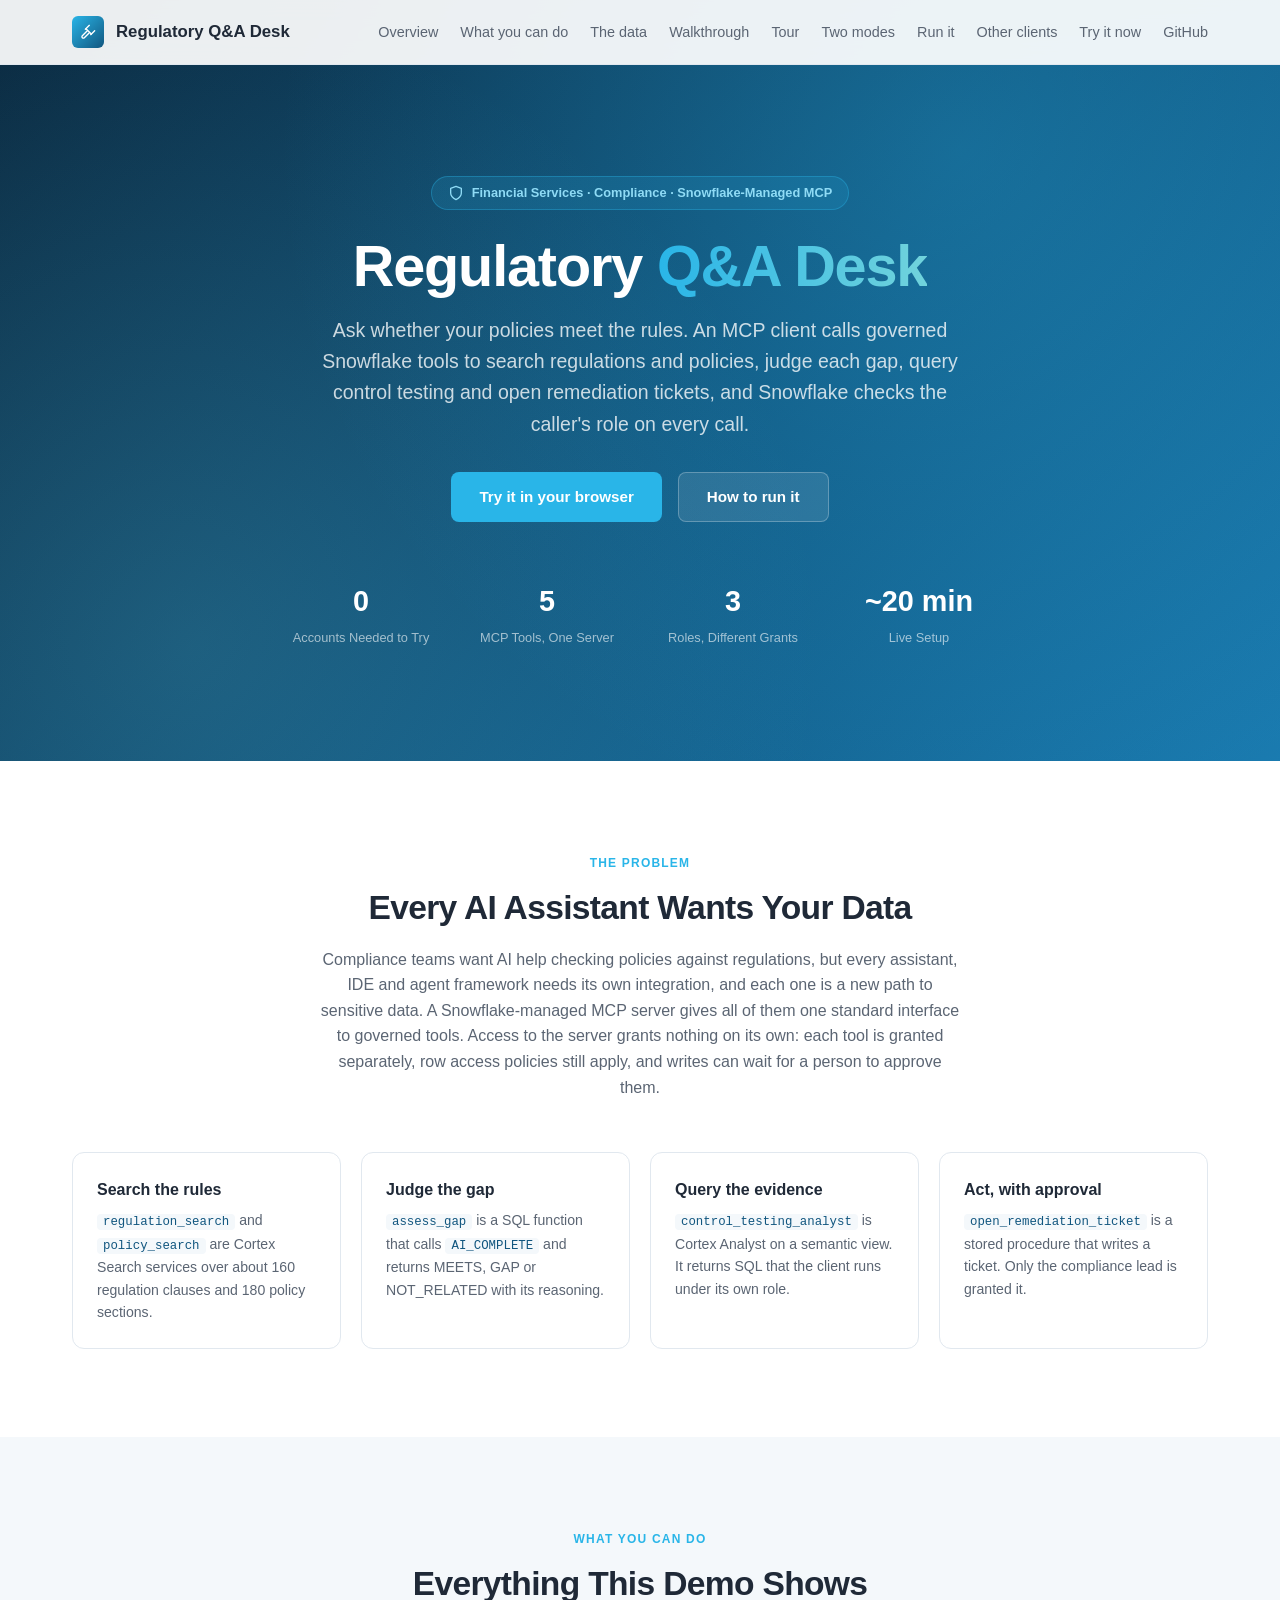
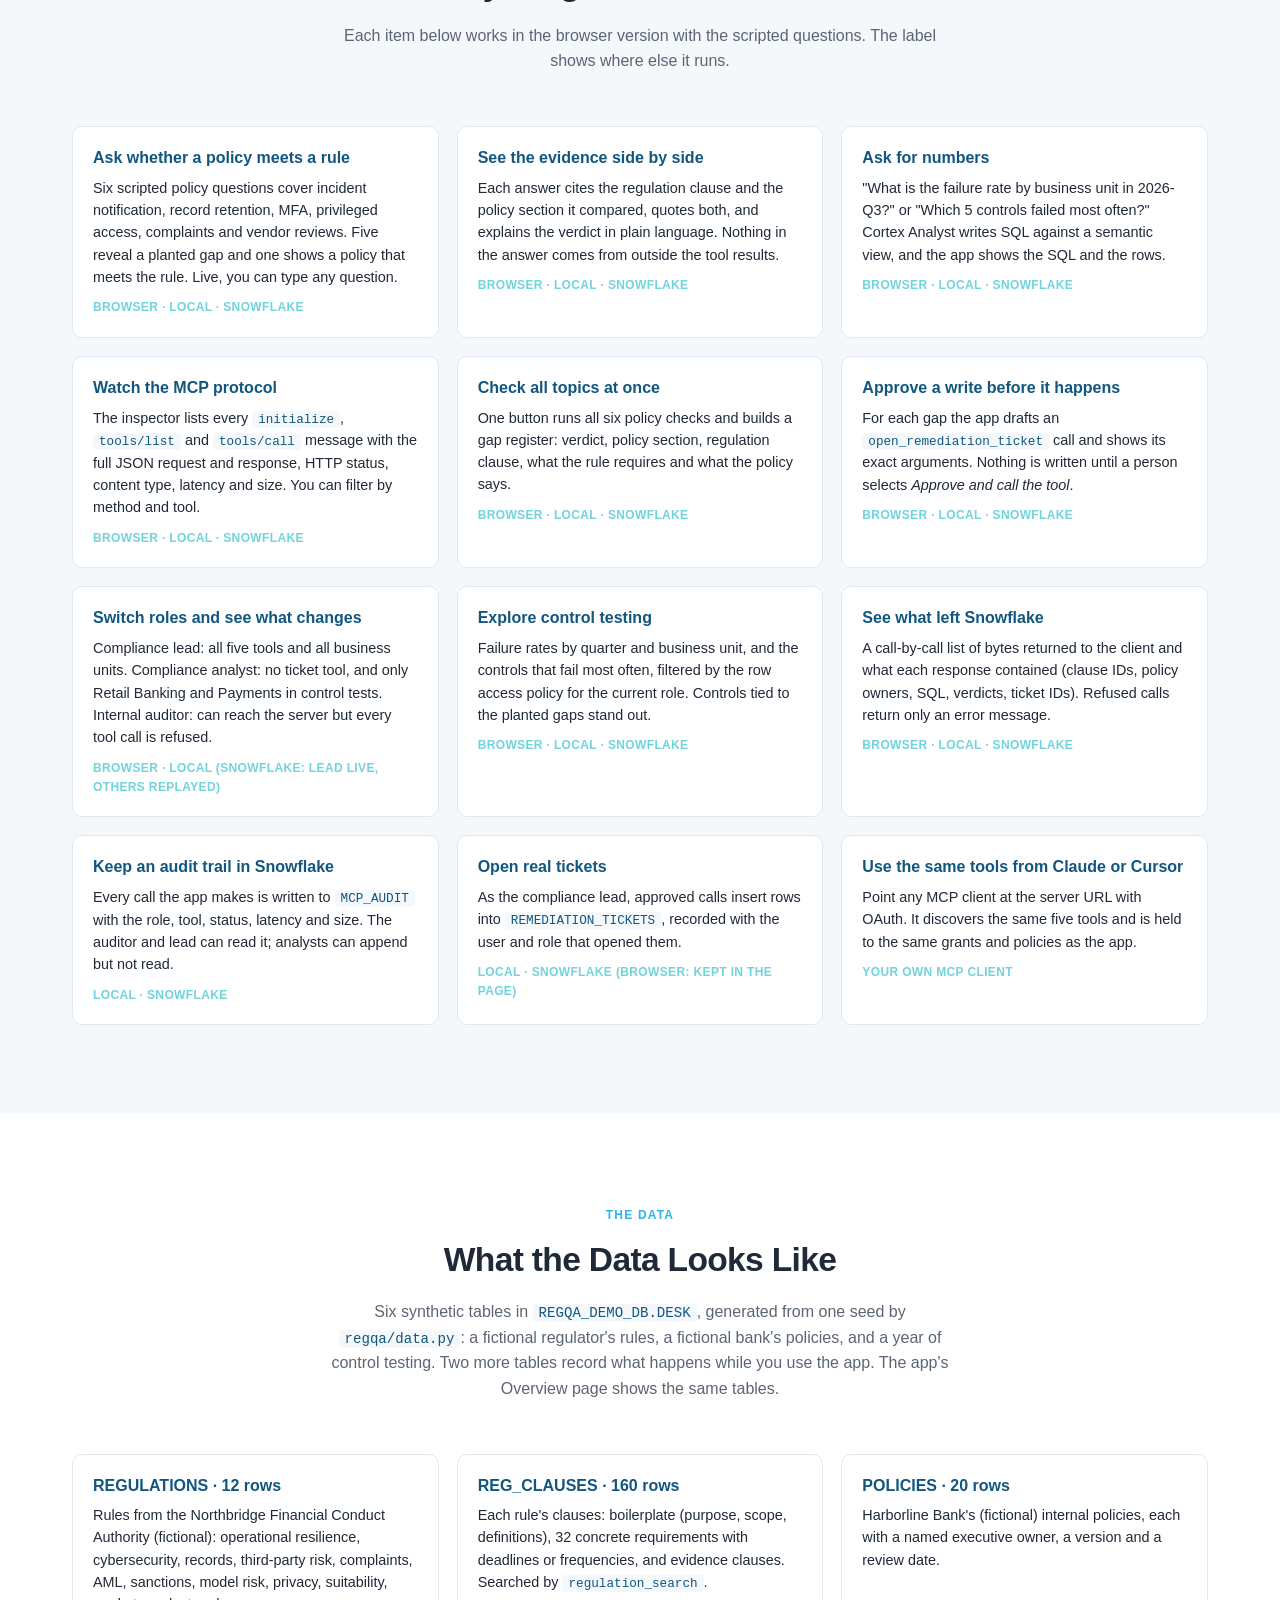
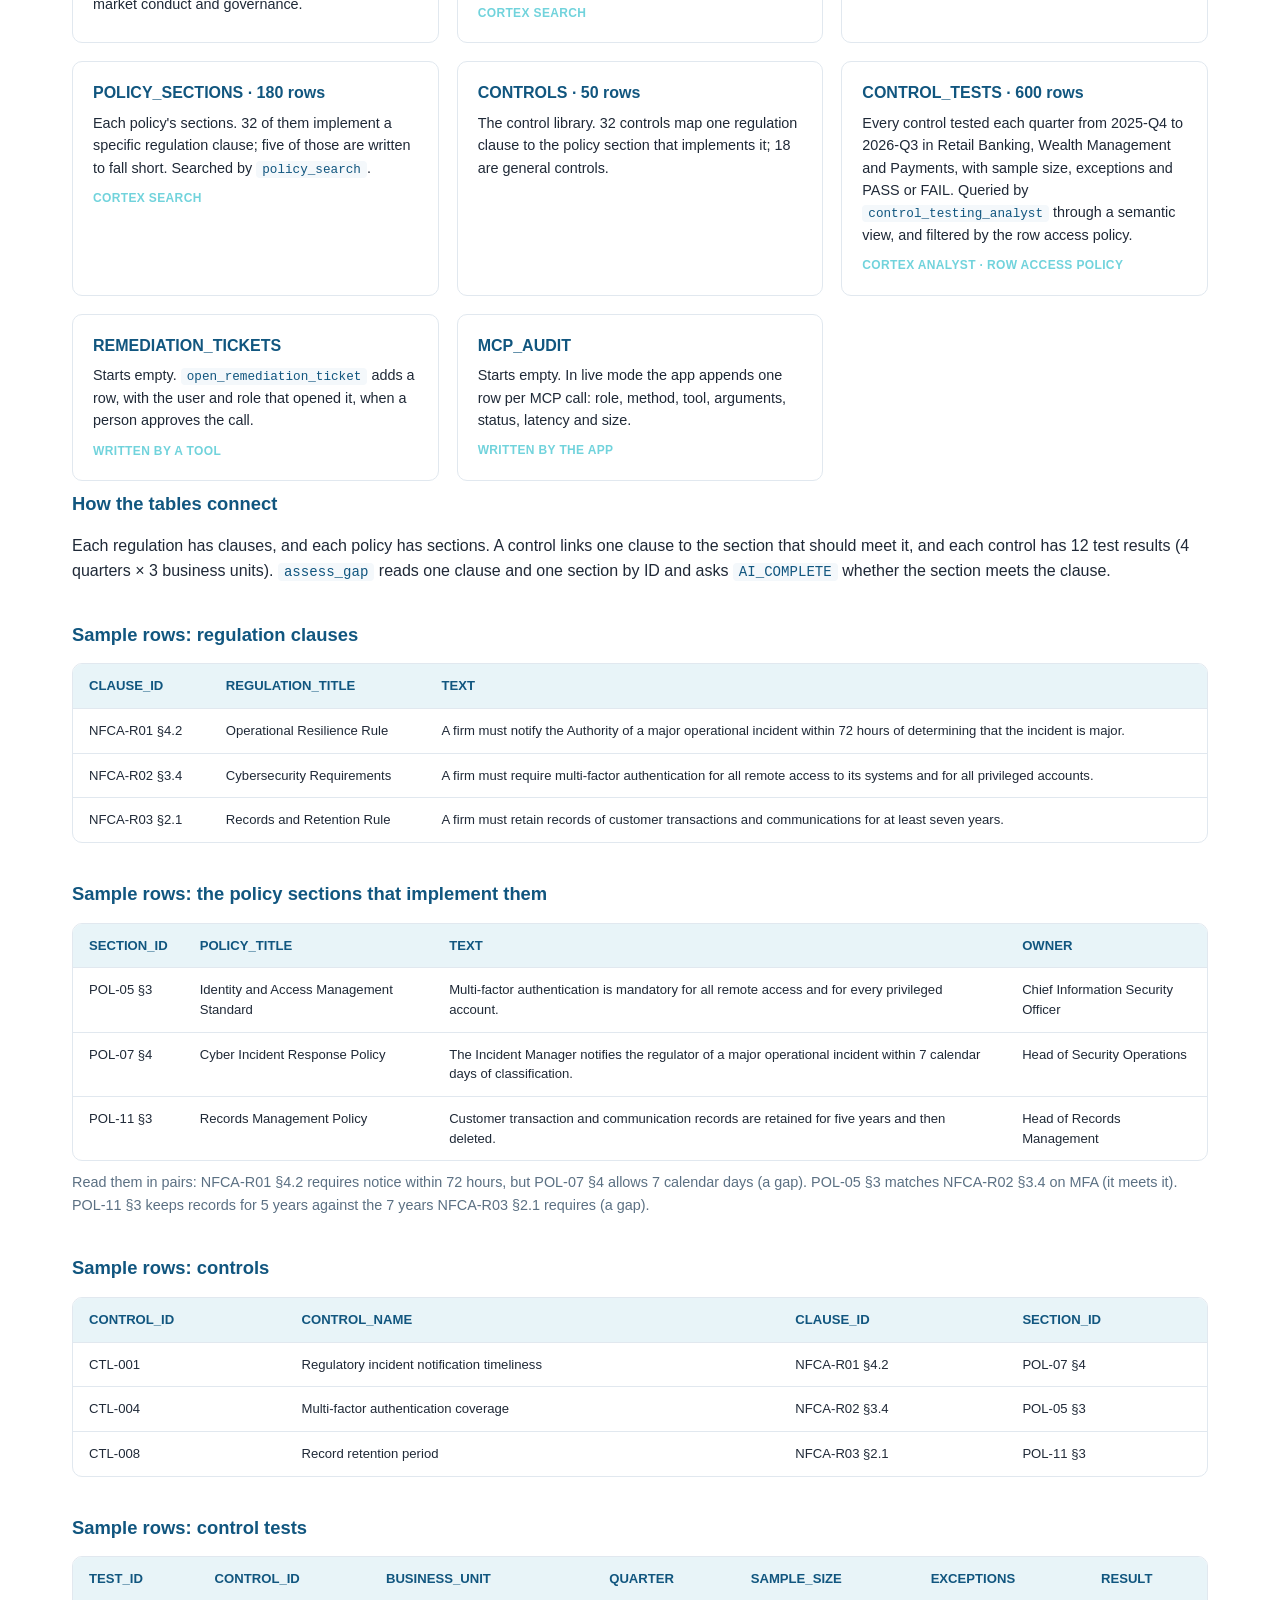
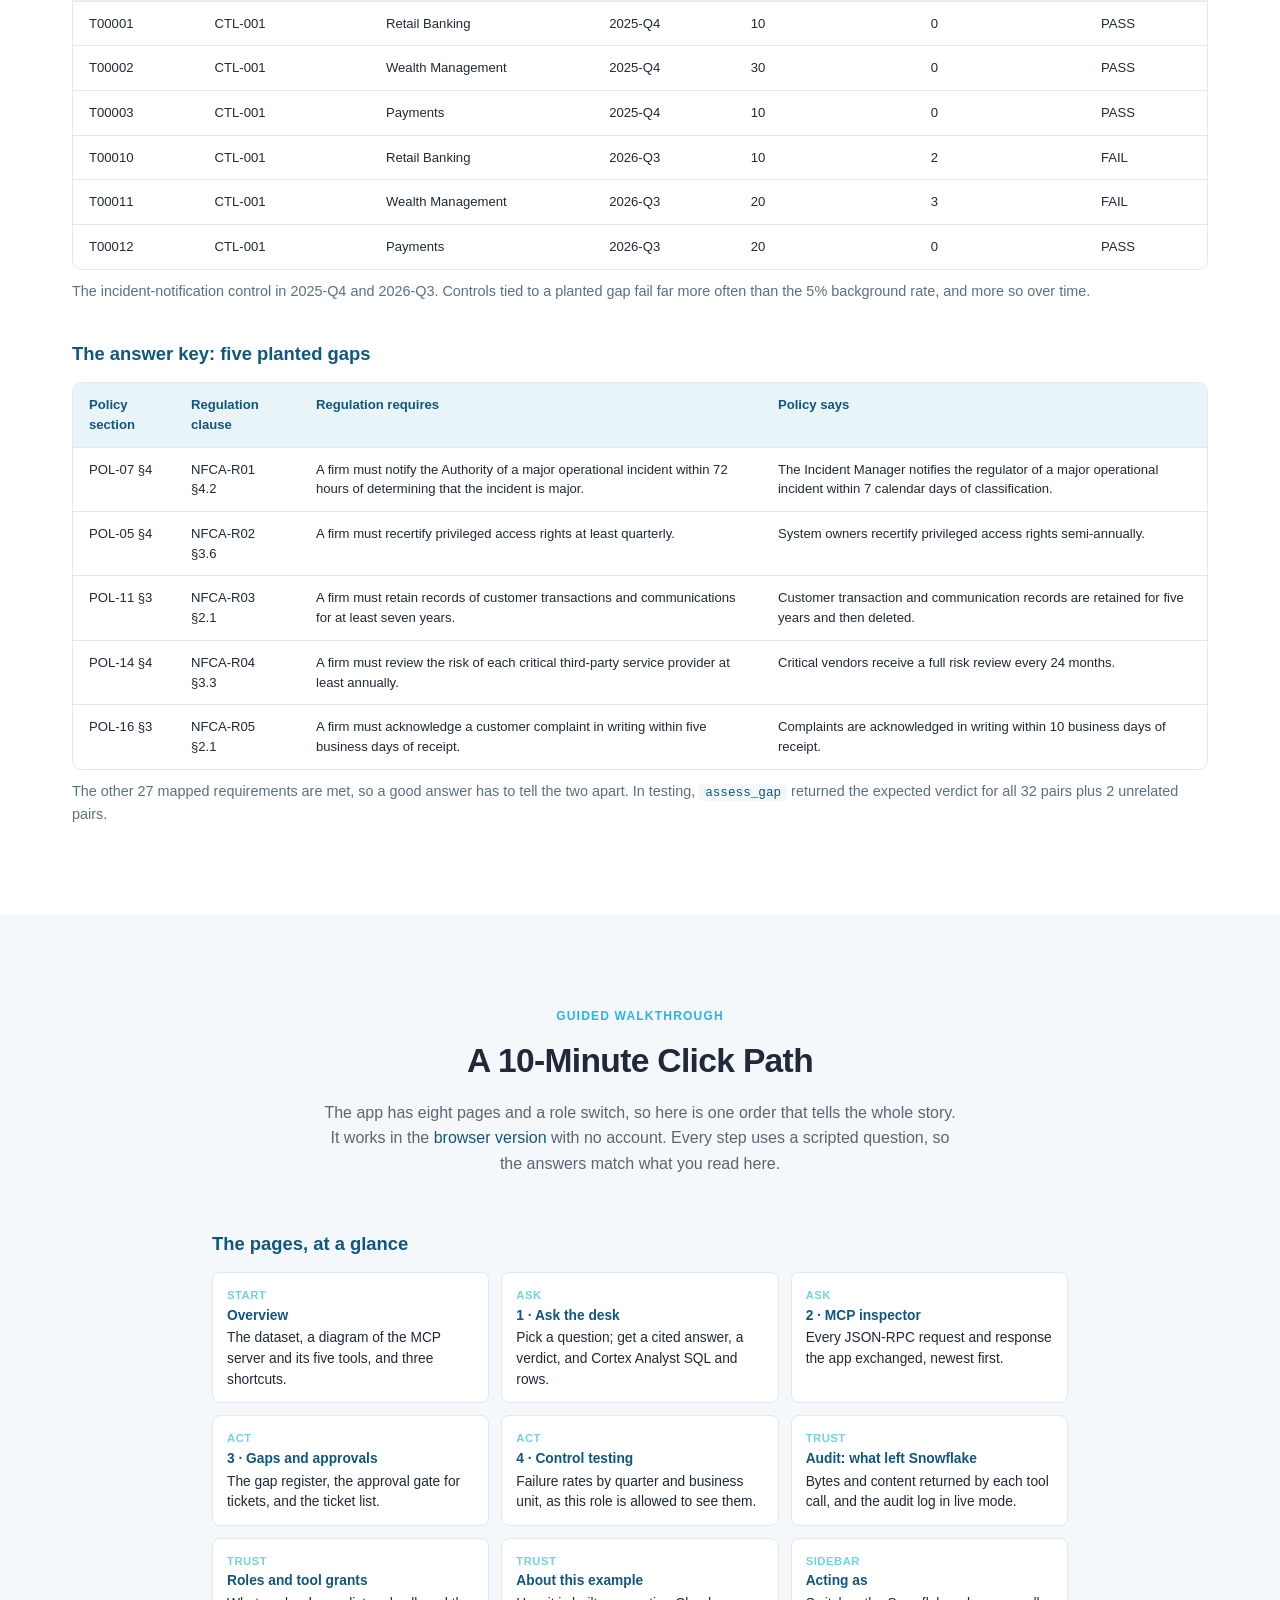
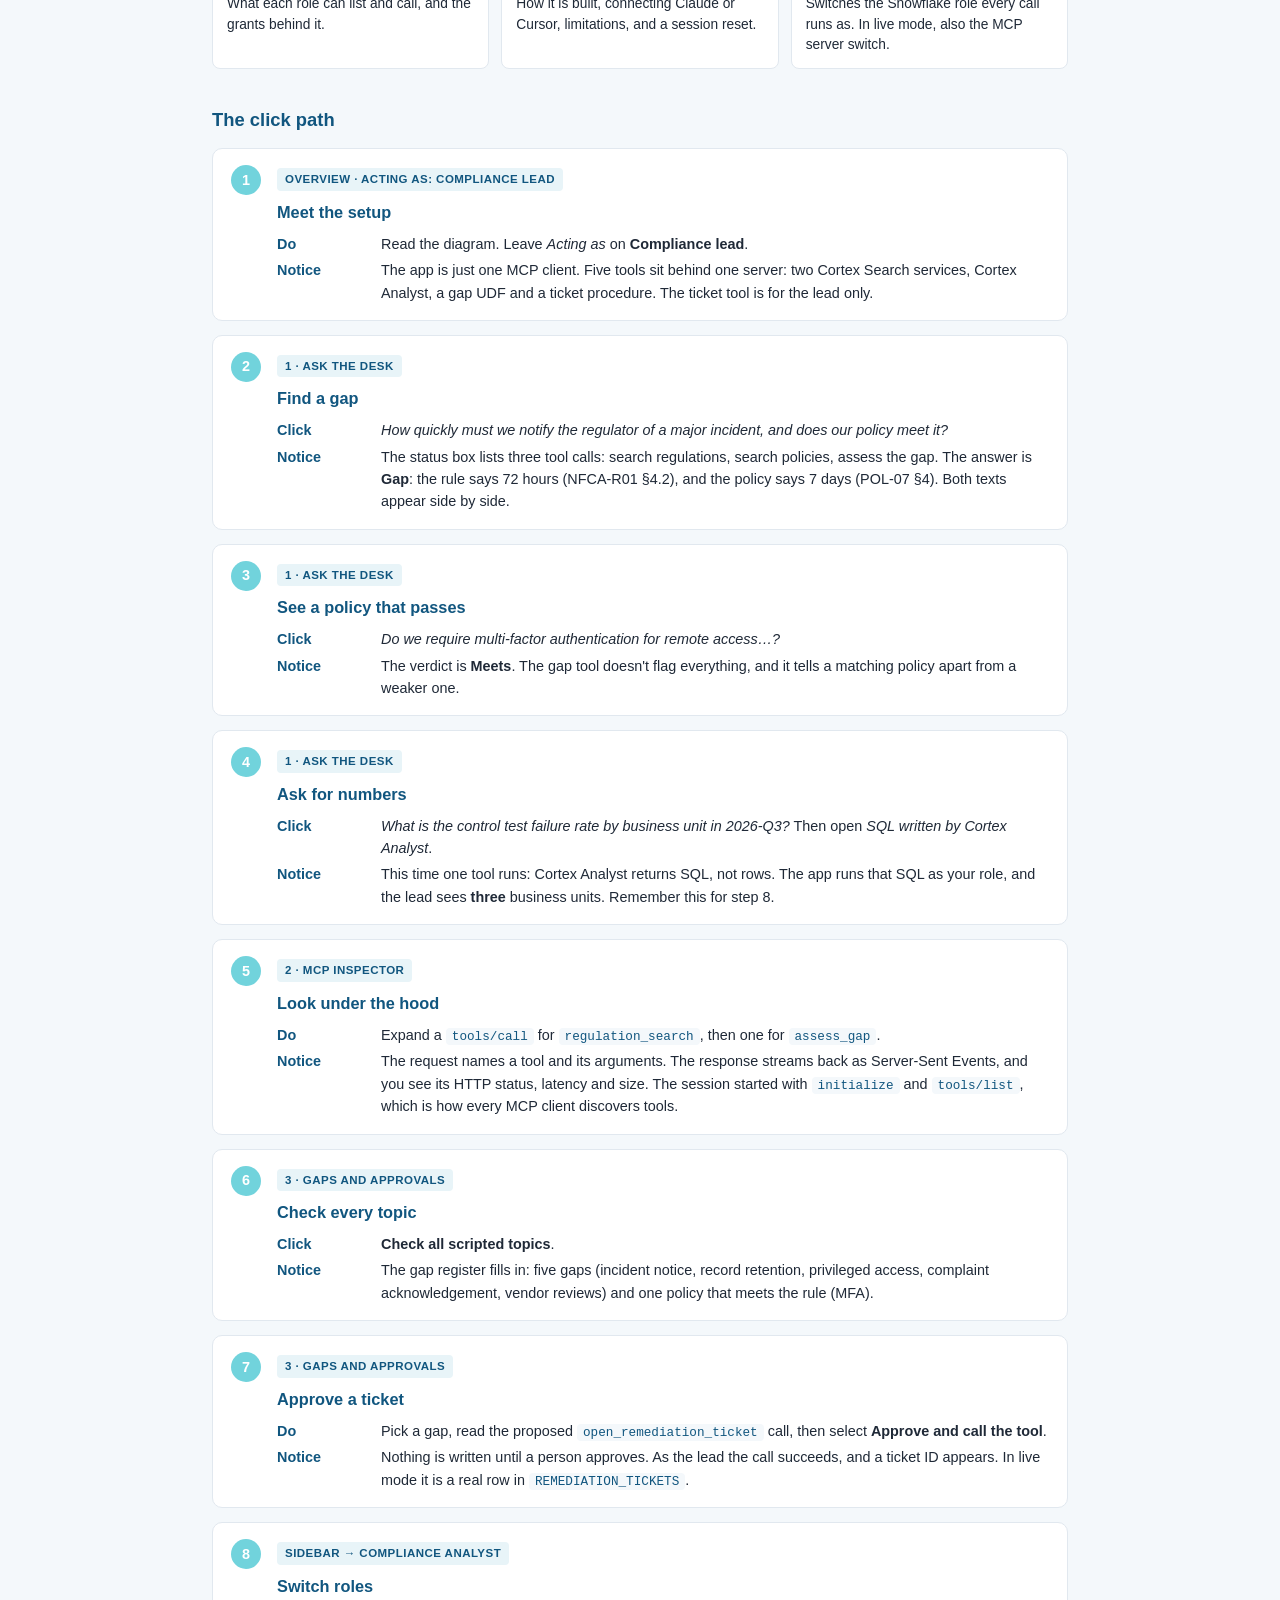
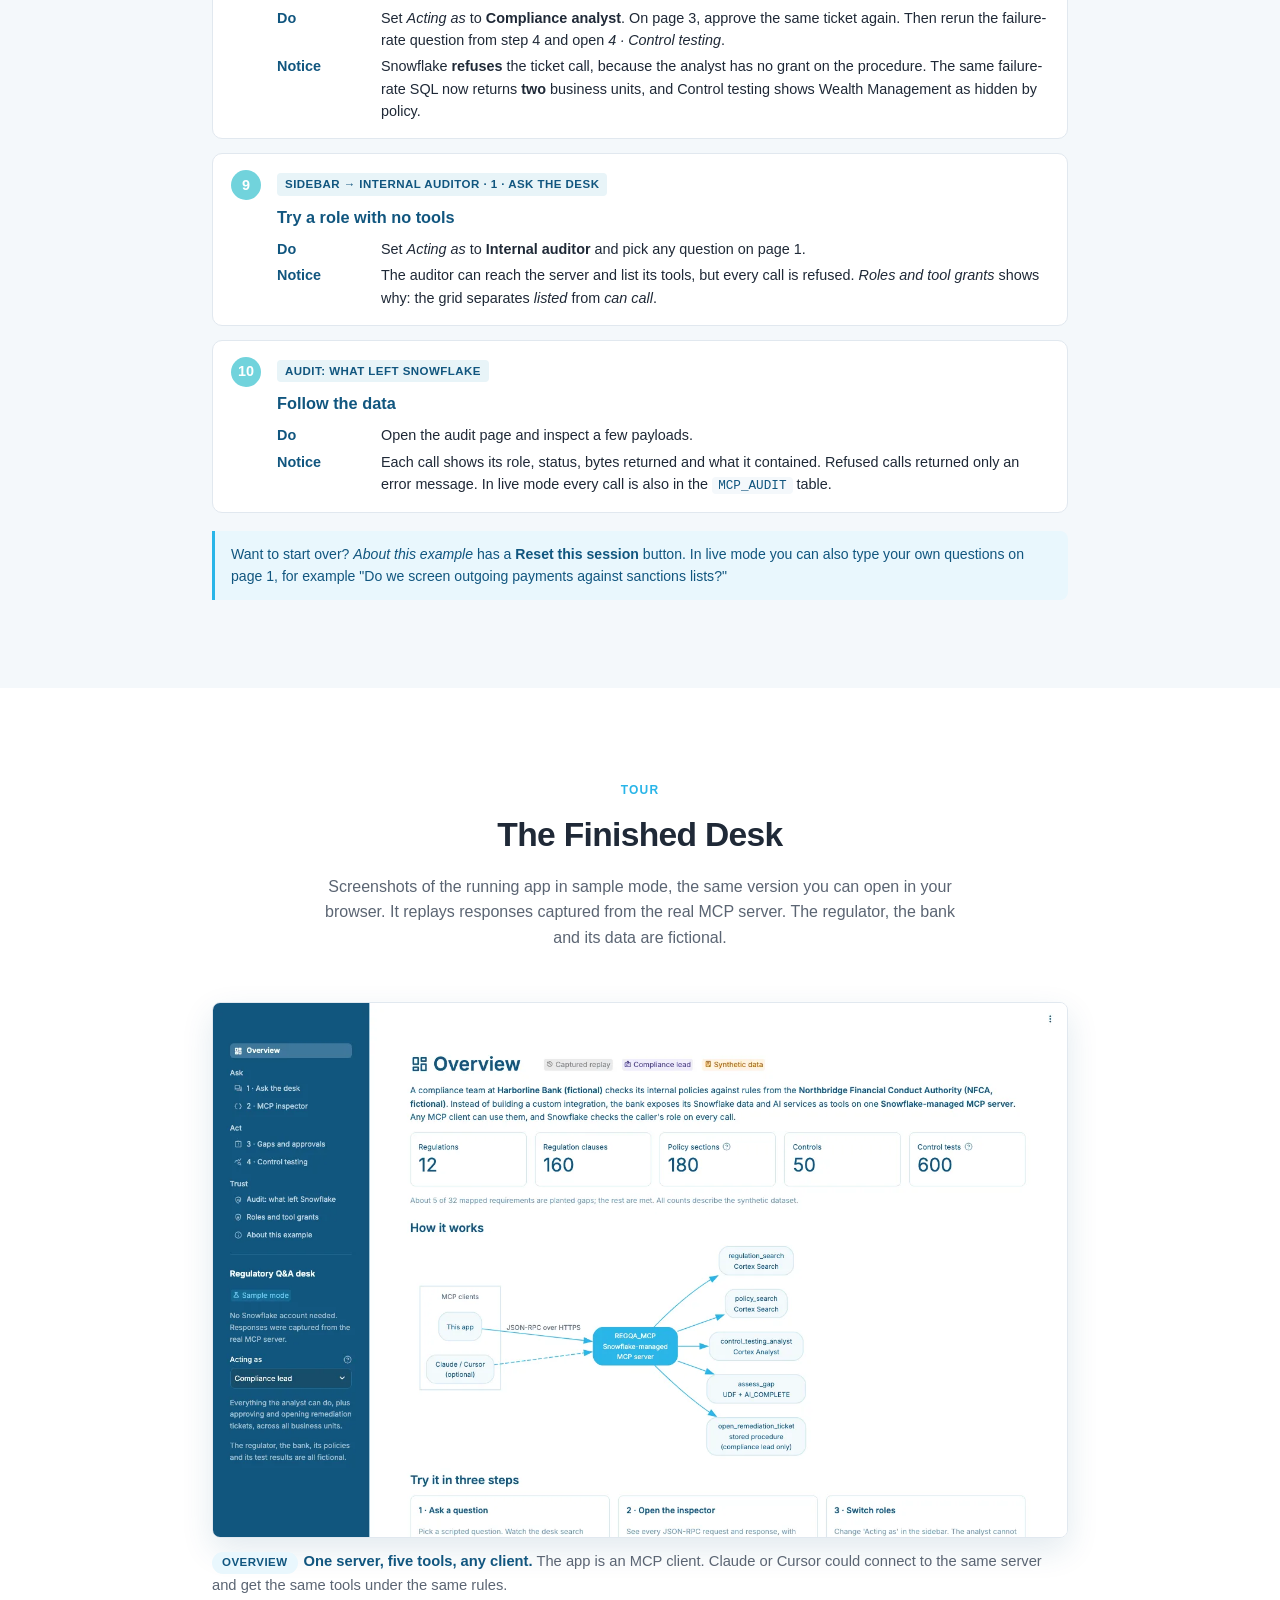
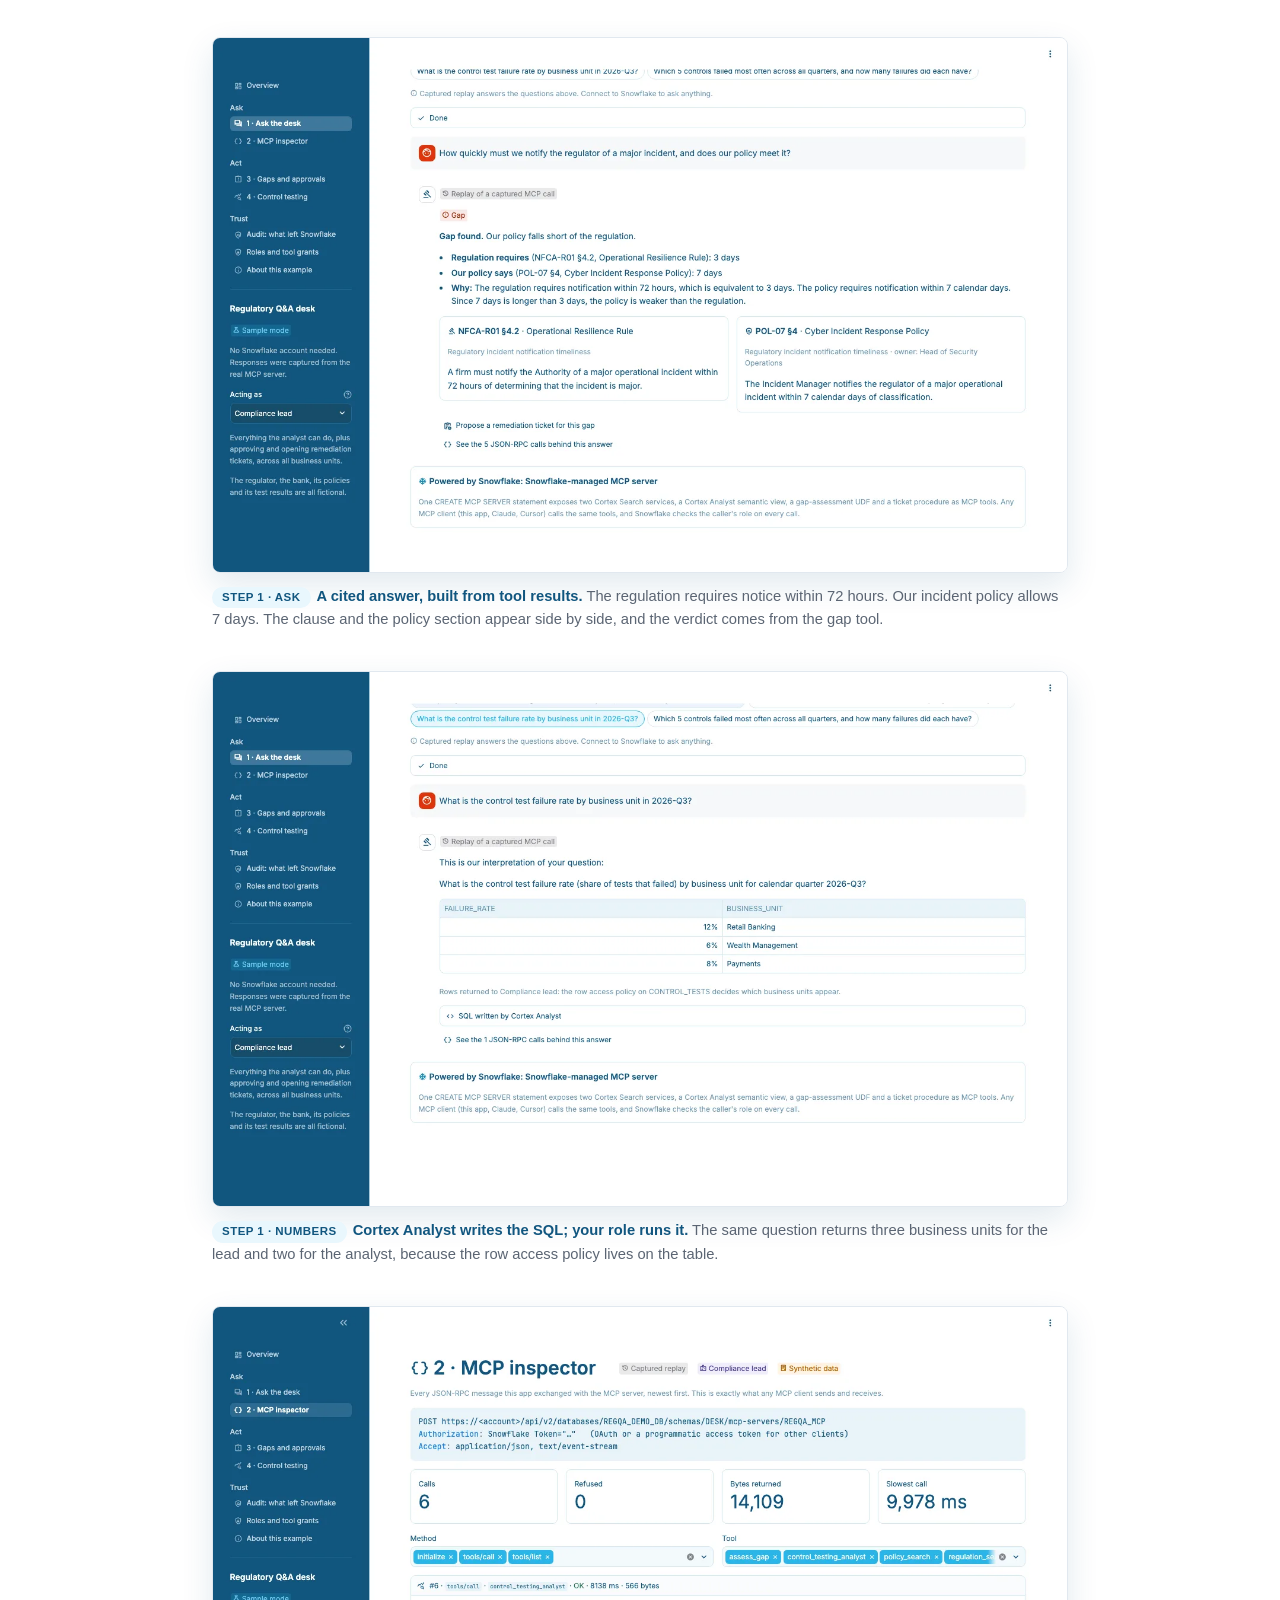
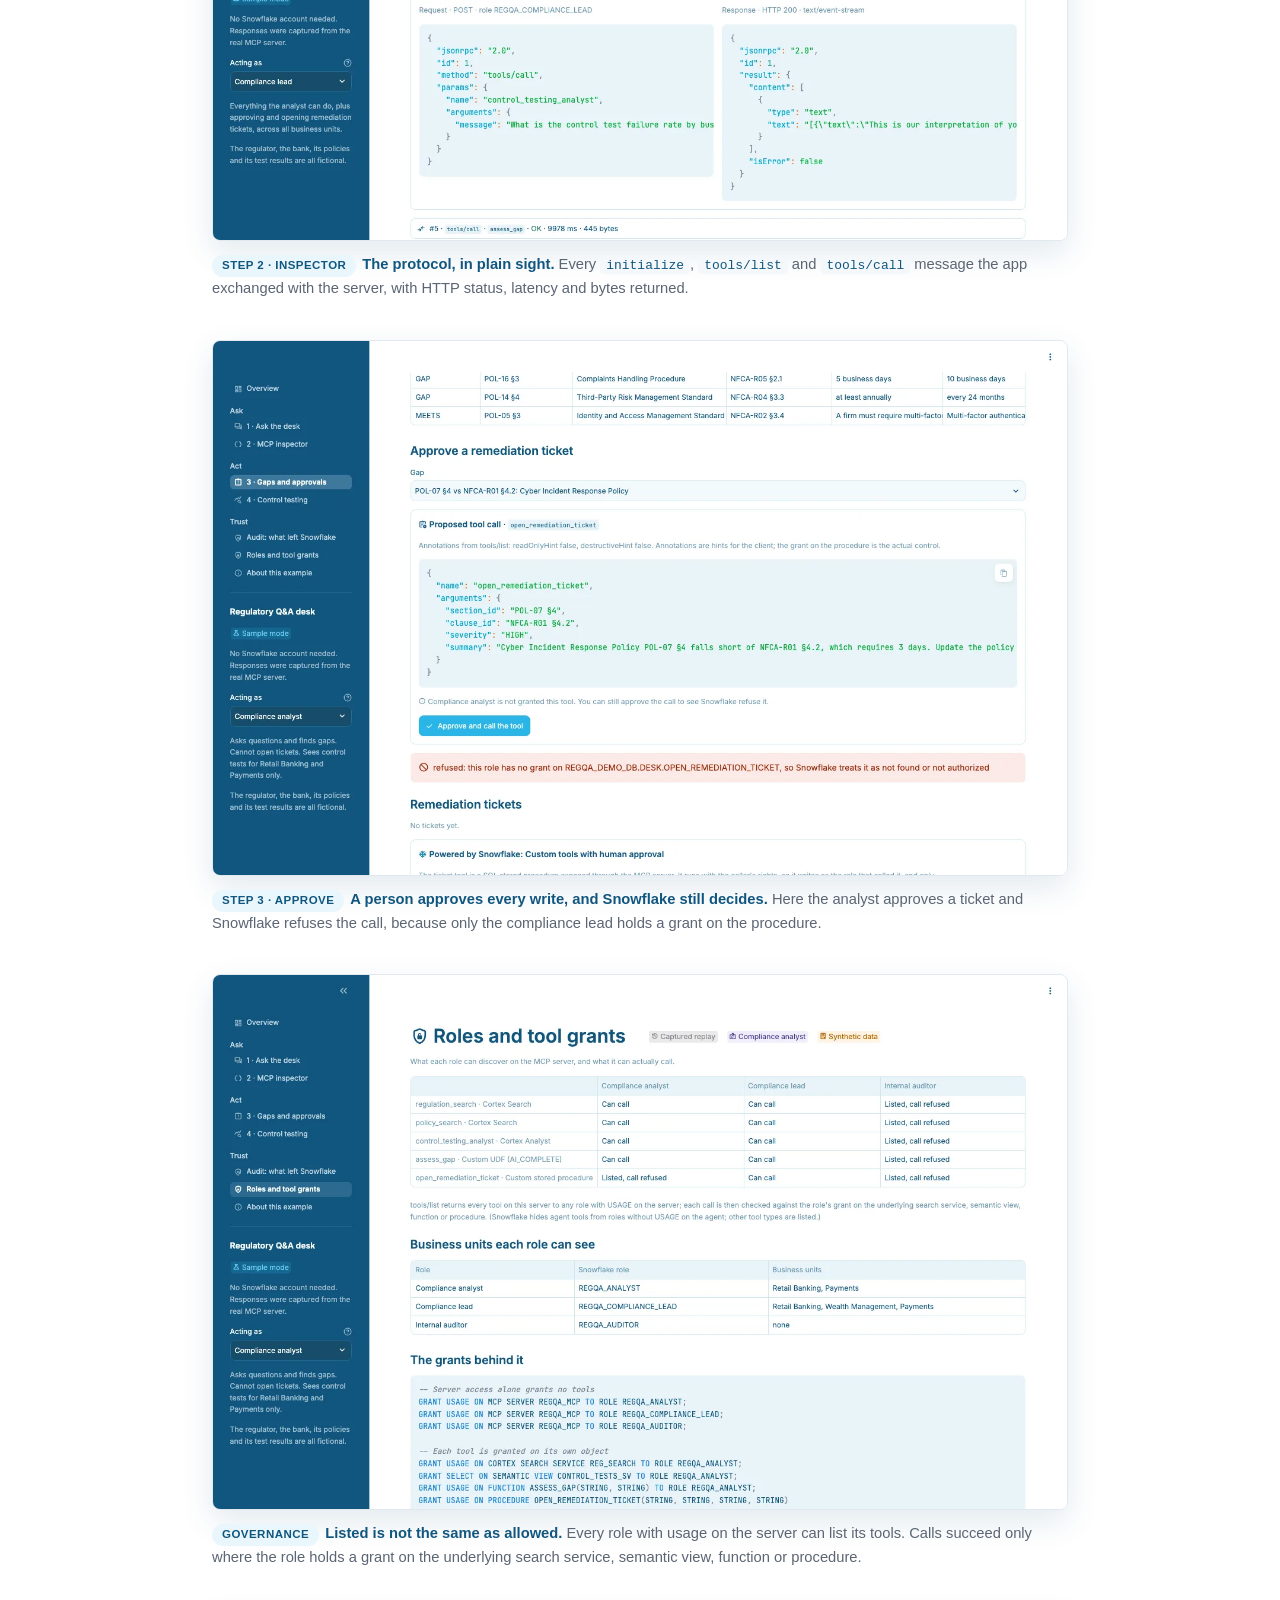
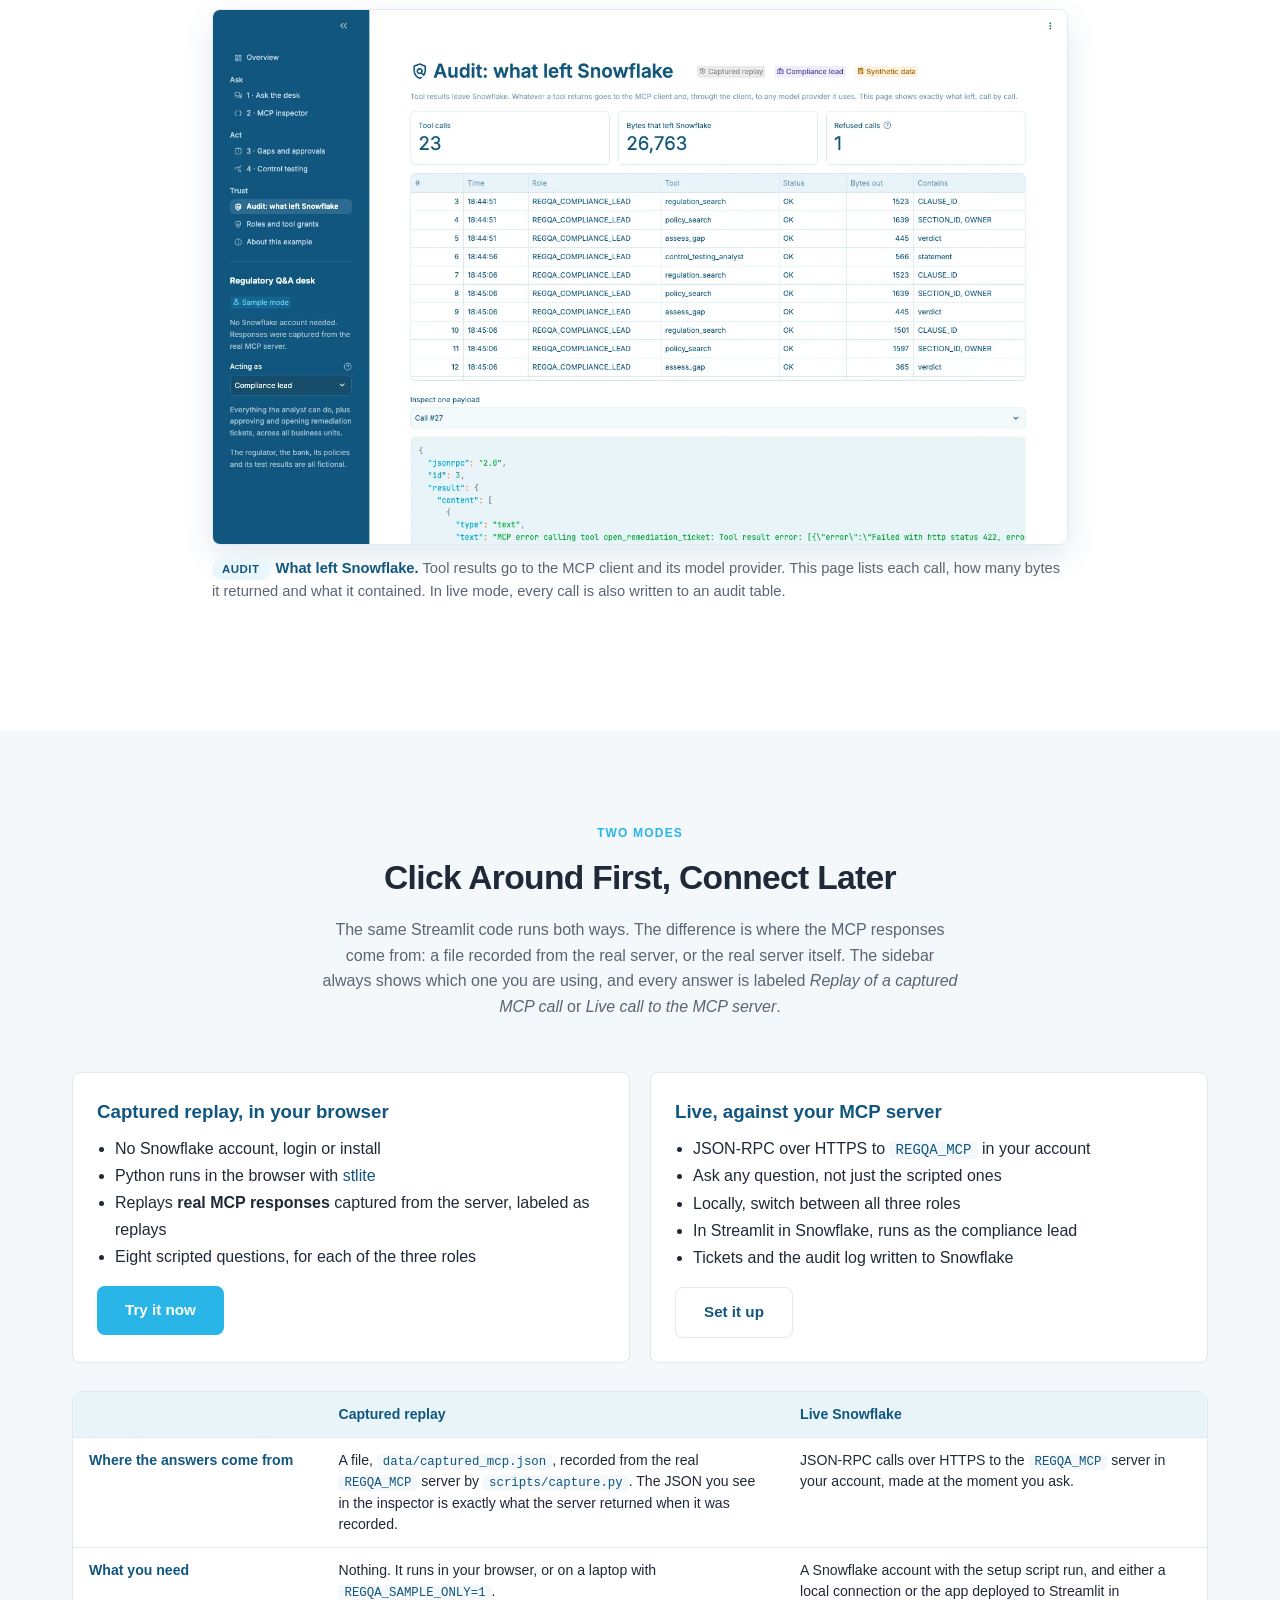
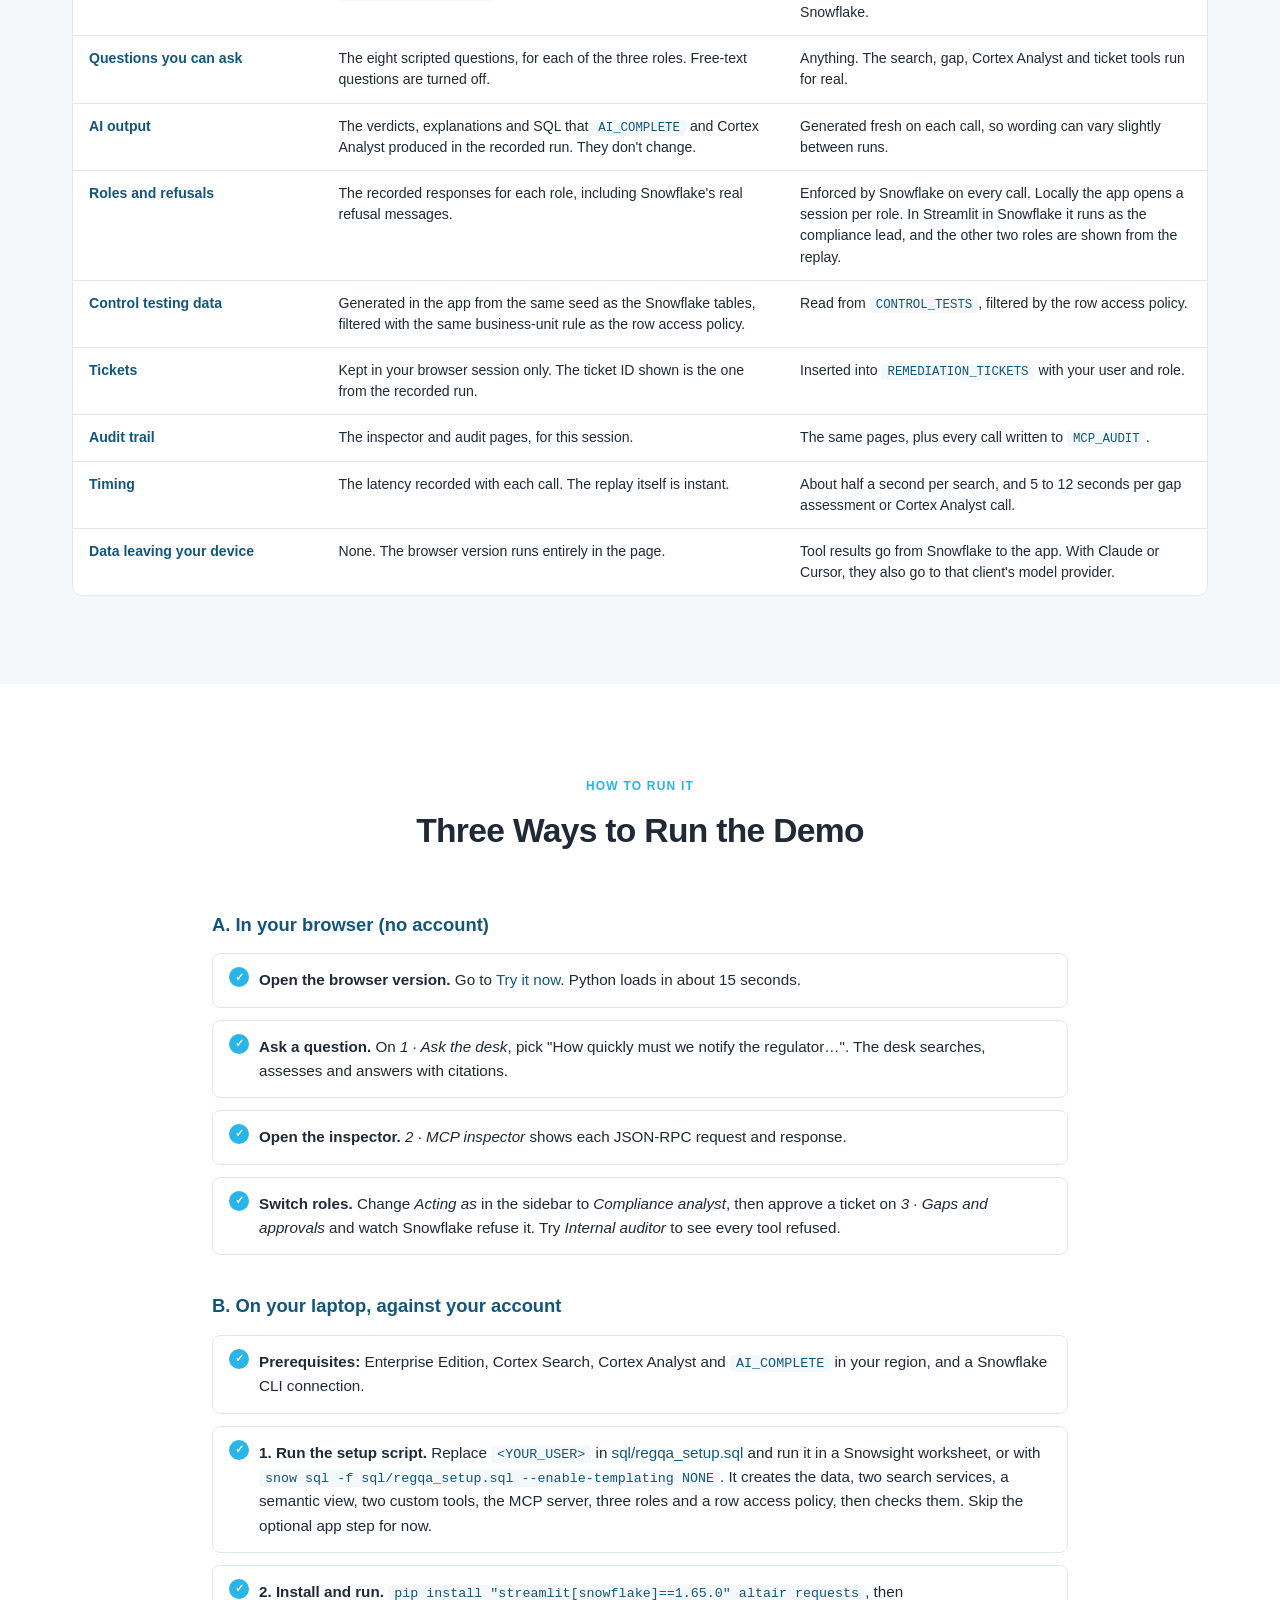
<file: index.html>
<!DOCTYPE html>
<html lang="en">
<head>
  <meta charset="utf-8" />
  <meta name="viewport" content="width=device-width, initial-scale=1" />
  <title>Regulatory Q&amp;A Desk on a Snowflake-Managed MCP Server</title>
  <meta name="description" content="A compliance desk built on a Snowflake-managed MCP server: Cortex Search, Cortex Analyst and custom tools behind one governed interface, with per-role tool grants, human approval for writes and an inspector for every JSON-RPC call. Try it in your browser with synthetic data." />
  <link rel="stylesheet" href="styles.css" />
</head>
<body>
  <a href="#main" class="skip-link">Skip to content</a>

  <nav id="navbar">
    <div class="nav-inner">
      <a href="#" class="nav-brand">
        <div class="nav-logo"><svg width="16" height="16" viewBox="0 0 24 24" fill="none" stroke="currentColor" stroke-width="2" stroke-linecap="round" stroke-linejoin="round"><path d="M14 13l-7.5 7.5a2.12 2.12 0 0 1-3-3L11 10"/><path d="M16 16l6-6"/><path d="M8 8l6-6"/><path d="M9 7l8 8"/></svg></div>
        Regulatory Q&amp;A Desk
      </a>
      <button class="nav-hamburger" aria-label="Toggle navigation" aria-expanded="false"><span></span><span></span><span></span></button>
      <ul class="nav-links" role="list">
        <li><a href="#overview">Overview</a></li>
        <li><a href="#capabilities">What you can do</a></li>
        <li><a href="#data">The data</a></li>
        <li><a href="#walkthrough">Walkthrough</a></li>
        <li><a href="#tour">Tour</a></li>
        <li><a href="#modes">Two modes</a></li>
        <li><a href="#run">Run it</a></li>
        <li><a href="#clients">Other clients</a></li>
        <li><a href="try/">Try it now</a></li>
        <li><a href="https://github.com/sfc-gh-jacho/sfguide-regulatory-qa-mcp">GitHub</a></li>
      </ul>
    </div>
  </nav>

  <header class="hero" id="hero">
    <div class="container">
      <div class="hero-badge">
        <svg viewBox="0 0 24 24" fill="none" stroke="currentColor" stroke-width="2" stroke-linecap="round" stroke-linejoin="round"><path d="M12 22s8-4 8-10V5l-8-3-8 3v7c0 6 8 10 8 10z"/></svg>
        Financial Services · Compliance · Snowflake-Managed MCP
      </div>
      <h1>Regulatory <span>Q&amp;A Desk</span></h1>
      <p>Ask whether your policies meet the rules. An MCP client calls governed Snowflake tools to search regulations and policies, judge each gap, query control testing and open remediation tickets, and Snowflake checks the caller's role on every call.</p>
      <div class="hero-ctas">
        <a href="try/" class="btn btn-primary">Try it in your browser</a>
        <a href="#run" class="btn btn-ghost">How to run it</a>
      </div>
      <div class="hero-stats">
        <div class="hero-stat"><div class="hero-stat-val">0</div><div class="hero-stat-label">Accounts Needed to Try</div></div>
        <div class="hero-stat"><div class="hero-stat-val">5</div><div class="hero-stat-label">MCP Tools, One Server</div></div>
        <div class="hero-stat"><div class="hero-stat-val">3</div><div class="hero-stat-label">Roles, Different Grants</div></div>
        <div class="hero-stat"><div class="hero-stat-val">~20 min</div><div class="hero-stat-label">Live Setup</div></div>
      </div>
    </div>
  </header>

  <main id="main">

    <section id="overview">
      <div class="container">
        <div class="section-header reveal">
          <div class="section-label">The problem</div>
          <h2>Every AI Assistant Wants Your Data</h2>
          <p>Compliance teams want AI help checking policies against regulations, but every assistant, IDE and agent framework needs its own integration, and each one is a new path to sensitive data. A Snowflake-managed MCP server gives all of them one standard interface to governed tools. Access to the server grants nothing on its own: each tool is granted separately, row access policies still apply, and writes can wait for a person to approve them.</p>
        </div>
        <div class="cortex-grid reveal">
          <div class="cortex-card"><h3>Search the rules</h3><p><code>regulation_search</code> and <code>policy_search</code> are Cortex Search services over about 160 regulation clauses and 180 policy sections.</p></div>
          <div class="cortex-card"><h3>Judge the gap</h3><p><code>assess_gap</code> is a SQL function that calls <code>AI_COMPLETE</code> and returns MEETS, GAP or NOT_RELATED with its reasoning.</p></div>
          <div class="cortex-card"><h3>Query the evidence</h3><p><code>control_testing_analyst</code> is Cortex Analyst on a semantic view. It returns SQL that the client runs under its own role.</p></div>
          <div class="cortex-card"><h3>Act, with approval</h3><p><code>open_remediation_ticket</code> is a stored procedure that writes a ticket. Only the compliance lead is granted it.</p></div>
        </div>
      </div>
    </section>


    <section id="capabilities" class="bg-alt">
      <div class="container">
        <div class="section-header reveal">
          <div class="section-label">What you can do</div>
          <h2>Everything This Demo Shows</h2>
          <p>Each item below works in the browser version with the scripted questions. The label shows where else it runs.</p>
        </div>
        <div class="cap-list reveal">
          <div class="cap-item"><h3>Ask whether a policy meets a rule</h3><p>Six scripted policy questions cover incident notification, record retention, MFA, privileged access, complaints and vendor reviews. Five reveal a planted gap and one shows a policy that meets the rule. Live, you can type any question.</p><span class="where">BROWSER · LOCAL · SNOWFLAKE</span></div>
          <div class="cap-item"><h3>See the evidence side by side</h3><p>Each answer cites the regulation clause and the policy section it compared, quotes both, and explains the verdict in plain language. Nothing in the answer comes from outside the tool results.</p><span class="where">BROWSER · LOCAL · SNOWFLAKE</span></div>
          <div class="cap-item"><h3>Ask for numbers</h3><p>"What is the failure rate by business unit in 2026-Q3?" or "Which 5 controls failed most often?" Cortex Analyst writes SQL against a semantic view, and the app shows the SQL and the rows.</p><span class="where">BROWSER · LOCAL · SNOWFLAKE</span></div>
          <div class="cap-item"><h3>Watch the MCP protocol</h3><p>The inspector lists every <code>initialize</code>, <code>tools/list</code> and <code>tools/call</code> message with the full JSON request and response, HTTP status, content type, latency and size. You can filter by method and tool.</p><span class="where">BROWSER · LOCAL · SNOWFLAKE</span></div>
          <div class="cap-item"><h3>Check all topics at once</h3><p>One button runs all six policy checks and builds a gap register: verdict, policy section, regulation clause, what the rule requires and what the policy says.</p><span class="where">BROWSER · LOCAL · SNOWFLAKE</span></div>
          <div class="cap-item"><h3>Approve a write before it happens</h3><p>For each gap the app drafts an <code>open_remediation_ticket</code> call and shows its exact arguments. Nothing is written until a person selects <em>Approve and call the tool</em>.</p><span class="where">BROWSER · LOCAL · SNOWFLAKE</span></div>
          <div class="cap-item"><h3>Switch roles and see what changes</h3><p>Compliance lead: all five tools and all business units. Compliance analyst: no ticket tool, and only Retail Banking and Payments in control tests. Internal auditor: can reach the server but every tool call is refused.</p><span class="where">BROWSER · LOCAL (SNOWFLAKE: LEAD LIVE, OTHERS REPLAYED)</span></div>
          <div class="cap-item"><h3>Explore control testing</h3><p>Failure rates by quarter and business unit, and the controls that fail most often, filtered by the row access policy for the current role. Controls tied to the planted gaps stand out.</p><span class="where">BROWSER · LOCAL · SNOWFLAKE</span></div>
          <div class="cap-item"><h3>See what left Snowflake</h3><p>A call-by-call list of bytes returned to the client and what each response contained (clause IDs, policy owners, SQL, verdicts, ticket IDs). Refused calls return only an error message.</p><span class="where">BROWSER · LOCAL · SNOWFLAKE</span></div>
          <div class="cap-item"><h3>Keep an audit trail in Snowflake</h3><p>Every call the app makes is written to <code>MCP_AUDIT</code> with the role, tool, status, latency and size. The auditor and lead can read it; analysts can append but not read.</p><span class="where">LOCAL · SNOWFLAKE</span></div>
          <div class="cap-item"><h3>Open real tickets</h3><p>As the compliance lead, approved calls insert rows into <code>REMEDIATION_TICKETS</code>, recorded with the user and role that opened them.</p><span class="where">LOCAL · SNOWFLAKE (BROWSER: KEPT IN THE PAGE)</span></div>
          <div class="cap-item"><h3>Use the same tools from Claude or Cursor</h3><p>Point any MCP client at the server URL with OAuth. It discovers the same five tools and is held to the same grants and policies as the app.</p><span class="where">YOUR OWN MCP CLIENT</span></div>
        </div>
      </div>
    </section>

    <section id="data">
      <div class="container">
        <div class="section-header reveal">
          <div class="section-label">The data</div>
          <h2>What the Data Looks Like</h2>
          <p>Six synthetic tables in <code>REGQA_DEMO_DB.DESK</code>, generated from one seed by <code>regqa/data.py</code>: a fictional regulator's rules, a fictional bank's policies, and a year of control testing. Two more tables record what happens while you use the app. The app's Overview page shows the same tables.</p>
        </div>

        <div class="cap-list reveal">
          <div class="cap-item"><h3>REGULATIONS · 12 rows</h3><p>Rules from the Northbridge Financial Conduct Authority (fictional): operational resilience, cybersecurity, records, third-party risk, complaints, AML, sanctions, model risk, privacy, suitability, market conduct and governance.</p></div>
          <div class="cap-item"><h3>REG_CLAUSES · 160 rows</h3><p>Each rule's clauses: boilerplate (purpose, scope, definitions), 32 concrete requirements with deadlines or frequencies, and evidence clauses. Searched by <code>regulation_search</code>.</p><span class="where">CORTEX SEARCH</span></div>
          <div class="cap-item"><h3>POLICIES · 20 rows</h3><p>Harborline Bank's (fictional) internal policies, each with a named executive owner, a version and a review date.</p></div>
          <div class="cap-item"><h3>POLICY_SECTIONS · 180 rows</h3><p>Each policy's sections. 32 of them implement a specific regulation clause; five of those are written to fall short. Searched by <code>policy_search</code>.</p><span class="where">CORTEX SEARCH</span></div>
          <div class="cap-item"><h3>CONTROLS · 50 rows</h3><p>The control library. 32 controls map one regulation clause to the policy section that implements it; 18 are general controls.</p></div>
          <div class="cap-item"><h3>CONTROL_TESTS · 600 rows</h3><p>Every control tested each quarter from 2025-Q4 to 2026-Q3 in Retail Banking, Wealth Management and Payments, with sample size, exceptions and PASS or FAIL. Queried by <code>control_testing_analyst</code> through a semantic view, and filtered by the row access policy.</p><span class="where">CORTEX ANALYST · ROW ACCESS POLICY</span></div>
          <div class="cap-item"><h3>REMEDIATION_TICKETS</h3><p>Starts empty. <code>open_remediation_ticket</code> adds a row, with the user and role that opened it, when a person approves the call.</p><span class="where">WRITTEN BY A TOOL</span></div>
          <div class="cap-item"><h3>MCP_AUDIT</h3><p>Starts empty. In live mode the app appends one row per MCP call: role, method, tool, arguments, status, latency and size.</p><span class="where">WRITTEN BY THE APP</span></div>
        </div>

        <h3 class="run-sub reveal">How the tables connect</h3>
        <p class="reveal">Each regulation has clauses, and each policy has sections. A control links one clause to the section that should meet it, and each control has 12 test results (4 quarters × 3 business units). <code>assess_gap</code> reads one clause and one section by ID and asks <code>AI_COMPLETE</code> whether the section meets the clause.</p>

        <h3 class="run-sub reveal">Sample rows: regulation clauses</h3>
        <div class="reveal"><div class="compare-wrap data-sample"><table class="compare"><thead><tr><th scope="col">CLAUSE_ID</th><th scope="col">REGULATION_TITLE</th><th scope="col">TEXT</th></tr></thead><tbody><tr><td>NFCA-R01 §4.2</td><td>Operational Resilience Rule</td><td>A firm must notify the Authority of a major operational incident within 72 hours of determining that the incident is major.</td></tr><tr><td>NFCA-R02 §3.4</td><td>Cybersecurity Requirements</td><td>A firm must require multi-factor authentication for all remote access to its systems and for all privileged accounts.</td></tr><tr><td>NFCA-R03 §2.1</td><td>Records and Retention Rule</td><td>A firm must retain records of customer transactions and communications for at least seven years.</td></tr></tbody></table></div></div>
        <h3 class="run-sub reveal">Sample rows: the policy sections that implement them</h3>
        <div class="reveal"><div class="compare-wrap data-sample"><table class="compare"><thead><tr><th scope="col">SECTION_ID</th><th scope="col">POLICY_TITLE</th><th scope="col">TEXT</th><th scope="col">OWNER</th></tr></thead><tbody><tr><td>POL-05 §3</td><td>Identity and Access Management Standard</td><td>Multi-factor authentication is mandatory for all remote access and for every privileged account.</td><td>Chief Information Security Officer</td></tr><tr><td>POL-07 §4</td><td>Cyber Incident Response Policy</td><td>The Incident Manager notifies the regulator of a major operational incident within 7 calendar days of classification.</td><td>Head of Security Operations</td></tr><tr><td>POL-11 §3</td><td>Records Management Policy</td><td>Customer transaction and communication records are retained for five years and then deleted.</td><td>Head of Records Management</td></tr></tbody></table></div></div>
        <p class="reveal data-note">Read them in pairs: NFCA-R01 §4.2 requires notice within 72 hours, but POL-07 §4 allows 7 calendar days (a gap). POL-05 §3 matches NFCA-R02 §3.4 on MFA (it meets it). POL-11 §3 keeps records for 5 years against the 7 years NFCA-R03 §2.1 requires (a gap).</p>
        <h3 class="run-sub reveal">Sample rows: controls</h3>
        <div class="reveal"><div class="compare-wrap data-sample"><table class="compare"><thead><tr><th scope="col">CONTROL_ID</th><th scope="col">CONTROL_NAME</th><th scope="col">CLAUSE_ID</th><th scope="col">SECTION_ID</th></tr></thead><tbody><tr><td>CTL-001</td><td>Regulatory incident notification timeliness</td><td>NFCA-R01 §4.2</td><td>POL-07 §4</td></tr><tr><td>CTL-004</td><td>Multi-factor authentication coverage</td><td>NFCA-R02 §3.4</td><td>POL-05 §3</td></tr><tr><td>CTL-008</td><td>Record retention period</td><td>NFCA-R03 §2.1</td><td>POL-11 §3</td></tr></tbody></table></div></div>
        <h3 class="run-sub reveal">Sample rows: control tests</h3>
        <div class="reveal"><div class="compare-wrap data-sample"><table class="compare"><thead><tr><th scope="col">TEST_ID</th><th scope="col">CONTROL_ID</th><th scope="col">BUSINESS_UNIT</th><th scope="col">QUARTER</th><th scope="col">SAMPLE_SIZE</th><th scope="col">EXCEPTIONS</th><th scope="col">RESULT</th></tr></thead><tbody><tr><td>T00001</td><td>CTL-001</td><td>Retail Banking</td><td>2025-Q4</td><td>10</td><td>0</td><td>PASS</td></tr><tr><td>T00002</td><td>CTL-001</td><td>Wealth Management</td><td>2025-Q4</td><td>30</td><td>0</td><td>PASS</td></tr><tr><td>T00003</td><td>CTL-001</td><td>Payments</td><td>2025-Q4</td><td>10</td><td>0</td><td>PASS</td></tr><tr><td>T00010</td><td>CTL-001</td><td>Retail Banking</td><td>2026-Q3</td><td>10</td><td>2</td><td>FAIL</td></tr><tr><td>T00011</td><td>CTL-001</td><td>Wealth Management</td><td>2026-Q3</td><td>20</td><td>3</td><td>FAIL</td></tr><tr><td>T00012</td><td>CTL-001</td><td>Payments</td><td>2026-Q3</td><td>20</td><td>0</td><td>PASS</td></tr></tbody></table></div></div>
        <p class="reveal data-note">The incident-notification control in 2025-Q4 and 2026-Q3. Controls tied to a planted gap fail far more often than the 5% background rate, and more so over time.</p>

        <h3 class="run-sub reveal">The answer key: five planted gaps</h3>
        <div class="reveal"><div class="compare-wrap data-sample"><table class="compare"><thead><tr><th scope="col">Policy section</th><th scope="col">Regulation clause</th><th scope="col">Regulation requires</th><th scope="col">Policy says</th></tr></thead><tbody><tr><td>POL-07 §4</td><td>NFCA-R01 §4.2</td><td>A firm must notify the Authority of a major operational incident within 72 hours of determining that the incident is major.</td><td>The Incident Manager notifies the regulator of a major operational incident within 7 calendar days of classification.</td></tr><tr><td>POL-05 §4</td><td>NFCA-R02 §3.6</td><td>A firm must recertify privileged access rights at least quarterly.</td><td>System owners recertify privileged access rights semi-annually.</td></tr><tr><td>POL-11 §3</td><td>NFCA-R03 §2.1</td><td>A firm must retain records of customer transactions and communications for at least seven years.</td><td>Customer transaction and communication records are retained for five years and then deleted.</td></tr><tr><td>POL-14 §4</td><td>NFCA-R04 §3.3</td><td>A firm must review the risk of each critical third-party service provider at least annually.</td><td>Critical vendors receive a full risk review every 24 months.</td></tr><tr><td>POL-16 §3</td><td>NFCA-R05 §2.1</td><td>A firm must acknowledge a customer complaint in writing within five business days of receipt.</td><td>Complaints are acknowledged in writing within 10 business days of receipt.</td></tr></tbody></table></div></div>
        <p class="reveal data-note">The other 27 mapped requirements are met, so a good answer has to tell the two apart. In testing, <code>assess_gap</code> returned the expected verdict for all 32 pairs plus 2 unrelated pairs.</p>
      </div>
    </section>

    <section id="walkthrough" class="bg-alt">
      <div class="container narrow">
        <div class="section-header reveal">
          <div class="section-label">Guided walkthrough</div>
          <h2>A 10-Minute Click Path</h2>
          <p>The app has eight pages and a role switch, so here is one order that tells the whole story. It works in the <a href="try/">browser version</a> with no account. Every step uses a scripted question, so the answers match what you read here.</p>
        </div>

        <h3 class="run-sub reveal">The pages, at a glance</h3>
        <div class="pagemap reveal">
          <div><span class="grp">START</span><b>Overview</b>The dataset, a diagram of the MCP server and its five tools, and three shortcuts.</div>
          <div><span class="grp">ASK</span><b>1 · Ask the desk</b>Pick a question; get a cited answer, a verdict, and Cortex Analyst SQL and rows.</div>
          <div><span class="grp">ASK</span><b>2 · MCP inspector</b>Every JSON-RPC request and response the app exchanged, newest first.</div>
          <div><span class="grp">ACT</span><b>3 · Gaps and approvals</b>The gap register, the approval gate for tickets, and the ticket list.</div>
          <div><span class="grp">ACT</span><b>4 · Control testing</b>Failure rates by quarter and business unit, as this role is allowed to see them.</div>
          <div><span class="grp">TRUST</span><b>Audit: what left Snowflake</b>Bytes and content returned by each tool call, and the audit log in live mode.</div>
          <div><span class="grp">TRUST</span><b>Roles and tool grants</b>What each role can list and call, and the grants behind it.</div>
          <div><span class="grp">TRUST</span><b>About this example</b>How it is built, connecting Claude or Cursor, limitations, and a session reset.</div>
          <div><span class="grp">SIDEBAR</span><b>Acting as</b>Switches the Snowflake role every call runs as. In live mode, also the MCP server switch.</div>
        </div>

        <h3 class="run-sub reveal">The click path</h3>
        <ol class="walk reveal">
          <li><span class="where">OVERVIEW · ACTING AS: COMPLIANCE LEAD</span><h3>Meet the setup</h3><dl>
            <dt>Do</dt><dd>Read the diagram. Leave <em>Acting as</em> on <strong>Compliance lead</strong>.</dd>
            <dt>Notice</dt><dd>The app is just one MCP client. Five tools sit behind one server: two Cortex Search services, Cortex Analyst, a gap UDF and a ticket procedure. The ticket tool is for the lead only.</dd></dl></li>
          <li><span class="where">1 · ASK THE DESK</span><h3>Find a gap</h3><dl>
            <dt>Click</dt><dd><em>How quickly must we notify the regulator of a major incident, and does our policy meet it?</em></dd>
            <dt>Notice</dt><dd>The status box lists three tool calls: search regulations, search policies, assess the gap. The answer is <strong>Gap</strong>: the rule says 72 hours (NFCA-R01 §4.2), and the policy says 7 days (POL-07 §4). Both texts appear side by side.</dd></dl></li>
          <li><span class="where">1 · ASK THE DESK</span><h3>See a policy that passes</h3><dl>
            <dt>Click</dt><dd><em>Do we require multi-factor authentication for remote access…?</em></dd>
            <dt>Notice</dt><dd>The verdict is <strong>Meets</strong>. The gap tool doesn't flag everything, and it tells a matching policy apart from a weaker one.</dd></dl></li>
          <li><span class="where">1 · ASK THE DESK</span><h3>Ask for numbers</h3><dl>
            <dt>Click</dt><dd><em>What is the control test failure rate by business unit in 2026-Q3?</em> Then open <em>SQL written by Cortex Analyst</em>.</dd>
            <dt>Notice</dt><dd>This time one tool runs: Cortex Analyst returns SQL, not rows. The app runs that SQL as your role, and the lead sees <strong>three</strong> business units. Remember this for step 8.</dd></dl></li>
          <li><span class="where">2 · MCP INSPECTOR</span><h3>Look under the hood</h3><dl>
            <dt>Do</dt><dd>Expand a <code>tools/call</code> for <code>regulation_search</code>, then one for <code>assess_gap</code>.</dd>
            <dt>Notice</dt><dd>The request names a tool and its arguments. The response streams back as Server-Sent Events, and you see its HTTP status, latency and size. The session started with <code>initialize</code> and <code>tools/list</code>, which is how every MCP client discovers tools.</dd></dl></li>
          <li><span class="where">3 · GAPS AND APPROVALS</span><h3>Check every topic</h3><dl>
            <dt>Click</dt><dd><strong>Check all scripted topics</strong>.</dd>
            <dt>Notice</dt><dd>The gap register fills in: five gaps (incident notice, record retention, privileged access, complaint acknowledgement, vendor reviews) and one policy that meets the rule (MFA).</dd></dl></li>
          <li><span class="where">3 · GAPS AND APPROVALS</span><h3>Approve a ticket</h3><dl>
            <dt>Do</dt><dd>Pick a gap, read the proposed <code>open_remediation_ticket</code> call, then select <strong>Approve and call the tool</strong>.</dd>
            <dt>Notice</dt><dd>Nothing is written until a person approves. As the lead the call succeeds, and a ticket ID appears. In live mode it is a real row in <code>REMEDIATION_TICKETS</code>.</dd></dl></li>
          <li><span class="where">SIDEBAR → COMPLIANCE ANALYST</span><h3>Switch roles</h3><dl>
            <dt>Do</dt><dd>Set <em>Acting as</em> to <strong>Compliance analyst</strong>. On page 3, approve the same ticket again. Then rerun the failure-rate question from step 4 and open <em>4 · Control testing</em>.</dd>
            <dt>Notice</dt><dd>Snowflake <strong>refuses</strong> the ticket call, because the analyst has no grant on the procedure. The same failure-rate SQL now returns <strong>two</strong> business units, and Control testing shows Wealth Management as hidden by policy.</dd></dl></li>
          <li><span class="where">SIDEBAR → INTERNAL AUDITOR · 1 · ASK THE DESK</span><h3>Try a role with no tools</h3><dl>
            <dt>Do</dt><dd>Set <em>Acting as</em> to <strong>Internal auditor</strong> and pick any question on page 1.</dd>
            <dt>Notice</dt><dd>The auditor can reach the server and list its tools, but every call is refused. <em>Roles and tool grants</em> shows why: the grid separates <em>listed</em> from <em>can call</em>.</dd></dl></li>
          <li><span class="where">AUDIT: WHAT LEFT SNOWFLAKE</span><h3>Follow the data</h3><dl>
            <dt>Do</dt><dd>Open the audit page and inspect a few payloads.</dd>
            <dt>Notice</dt><dd>Each call shows its role, status, bytes returned and what it contained. Refused calls returned only an error message. In live mode every call is also in the <code>MCP_AUDIT</code> table.</dd></dl></li>
        </ol>
        <div class="callout walk-tip reveal">Want to start over? <em>About this example</em> has a <strong>Reset this session</strong> button. In live mode you can also type your own questions on page 1, for example "Do we screen outgoing payments against sanctions lists?"</div>
      </div>
    </section>

    <section id="tour">
      <div class="container narrow">
        <div class="section-header reveal">
          <div class="section-label">Tour</div>
          <h2>The Finished Desk</h2>
          <p>Screenshots of the running app in sample mode, the same version you can open in your browser. It replays responses captured from the real MCP server. The regulator, the bank and its data are fictional.</p>
        </div>

        <figure class="shot reveal">
          <img src="docs/images/01-overview.webp" width="1440" height="900" loading="lazy" alt="Overview with dataset counts and a diagram of the app and other MCP clients calling five tools on one Snowflake MCP server" />
          <figcaption><span class="cap-tag">Overview</span><strong>One server, five tools, any client.</strong> The app is an MCP client. Claude or Cursor could connect to the same server and get the same tools under the same rules.</figcaption>
        </figure>

        <figure class="shot reveal">
          <img src="docs/images/02-ask-gap.webp" width="1440" height="900" loading="lazy" alt="Ask the desk answering that the incident notification policy falls short of the 72-hour rule, with the clause and policy section side by side" />
          <figcaption><span class="cap-tag">Step 1 · Ask</span><strong>A cited answer, built from tool results.</strong> The regulation requires notice within 72 hours. Our incident policy allows 7 days. The clause and the policy section appear side by side, and the verdict comes from the gap tool.</figcaption>
        </figure>

        <figure class="shot reveal">
          <img src="docs/images/03-ask-analyst.webp" width="1440" height="900" loading="lazy" alt="Cortex Analyst answer with failure rate by business unit and the generated SQL" />
          <figcaption><span class="cap-tag">Step 1 · Numbers</span><strong>Cortex Analyst writes the SQL; your role runs it.</strong> The same question returns three business units for the lead and two for the analyst, because the row access policy lives on the table.</figcaption>
        </figure>

        <figure class="shot reveal">
          <img src="docs/images/04-inspector.webp" width="1440" height="900" loading="lazy" alt="MCP inspector showing a tools/call JSON-RPC request and its response with timing and size" />
          <figcaption><span class="cap-tag">Step 2 · Inspector</span><strong>The protocol, in plain sight.</strong> Every <code>initialize</code>, <code>tools/list</code> and <code>tools/call</code> message the app exchanged with the server, with HTTP status, latency and bytes returned.</figcaption>
        </figure>

        <figure class="shot reveal">
          <img src="docs/images/05-approval-refused.webp" width="1440" height="900" loading="lazy" alt="Approval gate for a remediation ticket, with the analyst's approved call refused by Snowflake" />
          <figcaption><span class="cap-tag">Step 3 · Approve</span><strong>A person approves every write, and Snowflake still decides.</strong> Here the analyst approves a ticket and Snowflake refuses the call, because only the compliance lead holds a grant on the procedure.</figcaption>
        </figure>

        <figure class="shot reveal">
          <img src="docs/images/06-governance.webp" width="1440" height="900" loading="lazy" alt="Grid of which tools each role can call, with the grants behind it" />
          <figcaption><span class="cap-tag">Governance</span><strong>Listed is not the same as allowed.</strong> Every role with usage on the server can list its tools. Calls succeed only where the role holds a grant on the underlying search service, semantic view, function or procedure.</figcaption>
        </figure>

        <figure class="shot reveal">
          <img src="docs/images/07-audit.webp" width="1440" height="900" loading="lazy" alt="Audit page listing every tool call with bytes returned and what each response contained" />
          <figcaption><span class="cap-tag">Audit</span><strong>What left Snowflake.</strong> Tool results go to the MCP client and its model provider. This page lists each call, how many bytes it returned and what it contained. In live mode, every call is also written to an audit table.</figcaption>
        </figure>
      </div>
    </section>

    <section id="modes" class="bg-alt">
      <div class="container">
        <div class="section-header reveal">
          <div class="section-label">Two modes</div>
          <h2>Click Around First, Connect Later</h2>
          <p>The same Streamlit code runs both ways. The difference is where the MCP responses come from: a file recorded from the real server, or the real server itself. The sidebar always shows which one you are using, and every answer is labeled <em>Replay of a captured MCP call</em> or <em>Live call to the MCP server</em>.</p>
        </div>
        <div class="mode-grid reveal">
          <div class="mode-card">
            <h3>Captured replay, in your browser</h3>
            <ul>
              <li>No Snowflake account, login or install</li>
              <li>Python runs in the browser with <a href="https://github.com/whitphx/stlite">stlite</a></li>
              <li>Replays <strong>real MCP responses</strong> captured from the server, labeled as replays</li>
              <li>Eight scripted questions, for each of the three roles</li>
            </ul>
            <p style="margin-top:16px"><a href="try/" class="btn btn-primary">Try it now</a></p>
          </div>
          <div class="mode-card">
            <h3>Live, against your MCP server</h3>
            <ul>
              <li>JSON-RPC over HTTPS to <code>REGQA_MCP</code> in your account</li>
              <li>Ask any question, not just the scripted ones</li>
              <li>Locally, switch between all three roles</li>
              <li>In Streamlit in Snowflake, runs as the compliance lead</li>
              <li>Tickets and the audit log written to Snowflake</li>
            </ul>
            <p style="margin-top:16px"><a href="#run" class="btn btn-ghost" style="color:var(--navy);border-color:var(--border)">Set it up</a></p>
          </div>
        </div>

        <div class="compare-wrap reveal">
          <table class="compare">
            <thead><tr><th scope="col"></th><th scope="col">Captured replay</th><th scope="col">Live Snowflake</th></tr></thead>
            <tbody>
              <tr><th scope="row">Where the answers come from</th><td>A file, <code>data/captured_mcp.json</code>, recorded from the real <code>REGQA_MCP</code> server by <code>scripts/capture.py</code>. The JSON you see in the inspector is exactly what the server returned when it was recorded.</td><td>JSON-RPC calls over HTTPS to the <code>REGQA_MCP</code> server in your account, made at the moment you ask.</td></tr>
              <tr><th scope="row">What you need</th><td>Nothing. It runs in your browser, or on a laptop with <code>REGQA_SAMPLE_ONLY=1</code>.</td><td>A Snowflake account with the setup script run, and either a local connection or the app deployed to Streamlit in Snowflake.</td></tr>
              <tr><th scope="row">Questions you can ask</th><td>The eight scripted questions, for each of the three roles. Free-text questions are turned off.</td><td>Anything. The search, gap, Cortex Analyst and ticket tools run for real.</td></tr>
              <tr><th scope="row">AI output</th><td>The verdicts, explanations and SQL that <code>AI_COMPLETE</code> and Cortex Analyst produced in the recorded run. They don't change.</td><td>Generated fresh on each call, so wording can vary slightly between runs.</td></tr>
              <tr><th scope="row">Roles and refusals</th><td>The recorded responses for each role, including Snowflake's real refusal messages.</td><td>Enforced by Snowflake on every call. Locally the app opens a session per role. In Streamlit in Snowflake it runs as the compliance lead, and the other two roles are shown from the replay.</td></tr>
              <tr><th scope="row">Control testing data</th><td>Generated in the app from the same seed as the Snowflake tables, filtered with the same business-unit rule as the row access policy.</td><td>Read from <code>CONTROL_TESTS</code>, filtered by the row access policy.</td></tr>
              <tr><th scope="row">Tickets</th><td>Kept in your browser session only. The ticket ID shown is the one from the recorded run.</td><td>Inserted into <code>REMEDIATION_TICKETS</code> with your user and role.</td></tr>
              <tr><th scope="row">Audit trail</th><td>The inspector and audit pages, for this session.</td><td>The same pages, plus every call written to <code>MCP_AUDIT</code>.</td></tr>
              <tr><th scope="row">Timing</th><td>The latency recorded with each call. The replay itself is instant.</td><td>About half a second per search, and 5 to 12 seconds per gap assessment or Cortex Analyst call.</td></tr>
              <tr><th scope="row">Data leaving your device</th><td>None. The browser version runs entirely in the page.</td><td>Tool results go from Snowflake to the app. With Claude or Cursor, they also go to that client's model provider.</td></tr>
            </tbody>
          </table>
        </div>
      </div>
    </section>

    <section id="run">
      <div class="container narrow">
        <div class="section-header reveal">
          <div class="section-label">How to run it</div>
          <h2>Three Ways to Run the Demo</h2>
        </div>

        <h3 class="run-sub reveal">A. In your browser (no account)</h3>
        <ul class="checklist reveal">
          <li><strong>Open the browser version.</strong> Go to <a href="try/">Try it now</a>. Python loads in about 15 seconds.</li>
          <li><strong>Ask a question.</strong> On <em>1 · Ask the desk</em>, pick "How quickly must we notify the regulator…". The desk searches, assesses and answers with citations.</li>
          <li><strong>Open the inspector.</strong> <em>2 · MCP inspector</em> shows each JSON-RPC request and response.</li>
          <li><strong>Switch roles.</strong> Change <em>Acting as</em> in the sidebar to <em>Compliance analyst</em>, then approve a ticket on <em>3 · Gaps and approvals</em> and watch Snowflake refuse it. Try <em>Internal auditor</em> to see every tool refused.</li>
        </ul>

        <h3 class="run-sub reveal">B. On your laptop, against your account</h3>
        <ul class="checklist reveal">
          <li><strong>Prerequisites:</strong> Enterprise Edition, Cortex Search, Cortex Analyst and <code>AI_COMPLETE</code> in your region, and a Snowflake CLI connection.</li>
          <li><strong>1. Run the setup script.</strong> Replace <code>&lt;YOUR_USER&gt;</code> in <a href="sql/regqa_setup.sql" download>sql/regqa_setup.sql</a> and run it in a Snowsight worksheet, or with <code>snow sql -f sql/regqa_setup.sql --enable-templating NONE</code>. It creates the data, two search services, a semantic view, two custom tools, the MCP server, three roles and a row access policy, then checks them. Skip the optional app step for now.</li>
          <li><strong>2. Install and run.</strong> <code>pip install "streamlit[snowflake]==1.65.0" altair requests</code>, then <code>SNOWFLAKE_DEFAULT_CONNECTION_NAME=&lt;connection&gt; streamlit run streamlit_app.py</code>. Your user needs the three <code>REGQA_</code> roles, which the script grants.</li>
          <li><strong>3. Switch to live.</strong> Choose <em>Live Snowflake</em> in the sidebar. The app opens one session per role, so each call runs with that role's grants.</li>
        </ul>

        <h3 class="run-sub reveal">C. In Streamlit in Snowflake</h3>
        <ul class="checklist reveal">
          <li><strong>1. Run the app step.</strong> In the setup script's <em>app</em> step, set <code>&lt;YOUR_ORG&gt;-&lt;YOUR_ACCOUNT&gt;</code> (with hyphens) and your compute pool and PyPI integration names, then run it. It lets the compliance lead own the app and reach the account's MCP endpoint.</li>
          <li><strong>2. Deploy as the lead.</strong> <code>snow streamlit deploy regqa_desk --role REGQA_COMPLIANCE_LEAD</code>. If your connection can't switch roles, use <code>python scripts/deploy_as_role.py</code>.</li>
          <li><strong>3. Clean up.</strong> Uncomment and run the cleanup step. Dropping <code>REGQA_DEMO_DB</code> also removes the app.</li>
        </ul>
        <div class="callout reveal">On an XSMALL warehouse, setup takes about a minute. Search calls return in about half a second, and a gap assessment or Cortex Analyst call takes 5 to 12 seconds. The Streamlit container uses its compute pool while the app is open.</div>
      </div>
    </section>

    <section id="clients" class="bg-alt">
      <div class="container narrow">
        <div class="section-header reveal">
          <div class="section-label">Other MCP clients</div>
          <h2>Connect Claude or Cursor to the Same Tools</h2>
          <p>After setup, any MCP client can use the server. Create an OAuth security integration, set your user's default role to one of the <code>REGQA_</code> roles, and add the server URL. Use hyphens, not underscores, in the host name.</p>
        </div>
        <pre class="url-block reveal"><code>https://&lt;org&gt;-&lt;account&gt;.snowflakecomputing.com/api/v2/databases/REGQA_DEMO_DB/schemas/DESK/mcp-servers/REGQA_MCP</code></pre>
        <div class="callout reveal">Tool results leave Snowflake. Whatever a tool returns goes to the client and, through it, to its model provider. Decide what each tool may return before you expose it, and prefer OAuth over long-lived tokens.</div>
      </div>
    </section>

    <section id="conclusion">
      <div class="container">
        <div class="section-header reveal">
          <div class="section-label">Snowflake capabilities</div>
          <h2>What Each Step Uses</h2>
        </div>
        <div class="cortex-grid reveal">
          <div class="cortex-card"><h3>Snowflake-managed MCP server</h3><p>One <code>CREATE MCP SERVER</code> statement exposes five tools to any MCP client.</p></div>
          <div class="cortex-card"><h3>Cortex Search and Cortex Analyst</h3><p>Ranked regulation and policy text, and SQL from plain-language questions.</p></div>
          <div class="cortex-card"><h3>AI_COMPLETE in a custom tool</h3><p>A structured gap verdict, returned as JSON through MCP.</p></div>
          <div class="cortex-card"><h3>RBAC and row access policies</h3><p>Per-tool grants, a write tool for one role, and filtered rows for every client.</p></div>
        </div>
        <div class="doc-links reveal">
          <h3>Learn more in the Snowflake documentation</h3>
          <div class="doc-grid">
            <a href="https://docs.snowflake.com/en/user-guide/snowflake-cortex/cortex-agents-mcp" target="_blank" rel="noopener">Snowflake-managed MCP server →</a>
            <a href="https://docs.snowflake.com/en/user-guide/snowflake-cortex/cortex-search/cortex-search-overview" target="_blank" rel="noopener">Cortex Search →</a>
            <a href="https://docs.snowflake.com/en/user-guide/snowflake-cortex/cortex-analyst" target="_blank" rel="noopener">Cortex Analyst →</a>
            <a href="https://docs.snowflake.com/en/sql-reference/functions/ai_complete" target="_blank" rel="noopener">AI_COMPLETE →</a>
            <a href="https://docs.snowflake.com/en/user-guide/security-row-intro" target="_blank" rel="noopener">Row access policies →</a>
            <a href="https://docs.snowflake.com/en/developer-guide/streamlit/about-streamlit" target="_blank" rel="noopener">Streamlit in Snowflake →</a>
          </div>
        </div>
      </div>
    </section>

  </main>

  <footer>
    <div class="container">
      <div class="footer-inner">
        <div class="footer-col">
          <h4>Desk</h4>
          <a href="try/">Try it in your browser</a>
          <a href="#tour">Tour</a>
          <a href="#run">How to run it</a>
        </div>
        <div class="footer-col">
          <h4>Resources</h4>
          <a href="sql/regqa_setup.sql" download>Download setup SQL</a>
          <a href="https://github.com/sfc-gh-jacho/sfguide-regulatory-qa-mcp">GitHub Repository</a>
        </div>
      </div>
      <div class="footer-bottom">
        <p class="footer-disclaimer"><strong>Owner:</strong> Janet Cho · <strong>Last reviewed:</strong> November 2026. Code licensed under <a href="https://github.com/sfc-gh-jacho/sfguide-regulatory-qa-mcp/blob/main/LICENSE">Apache 2.0</a>. Illustrative example provided as-is; not an official Snowflake product, not supported by Snowflake Support, and not legal or regulatory advice. The regulator, the bank, its policies, owners and control test results are all fictional, and counts describe this synthetic data set only. Gap verdicts are AI judgements that a person should review. The in-browser version loads stlite and Pyodide from the jsDelivr CDN; this landing page loads no third-party resources.</p>
        <span class="snow-badge">
          <svg viewBox="0 0 24 24" fill="none" stroke="currentColor" stroke-width="2" stroke-linecap="round"><line x1="12" y1="2" x2="12" y2="22"/><line x1="3.3" y1="7" x2="20.7" y2="17"/><line x1="3.3" y1="17" x2="20.7" y2="7"/></svg>
          Built on a Snowflake-managed MCP server
        </span>
      </div>
    </div>
  </footer>

  <script src="script.js"></script>
</body>
</html>
</file>
<file: styles.css>
/* ── Reset & Foundation ── */
:root {
  --brand: #29B5E8;
  --brand-dark: #11567F;
  --accent: #71D3DC;
  --navy: #11567F;
  --hero-from: #0B2A40;
  --hero-via: #11567F;
  --hero-to: #1A7BB0;
  --bg: #FFFFFF;
  --bg-card: #FFFFFF;
  --bg-muted: #F4F8FB;
  --text: #1F2937;
  --text-muted: #5B6573;
  --border: #E1E8EF;
  --radius: 12px;
  --radius-sm: 8px;
  --shadow: 0 1px 3px rgba(17,86,127,0.08);
  --shadow-lg: 0 8px 30px rgba(17,86,127,0.10);
  --font: -apple-system, BlinkMacSystemFont, "Segoe UI", Roboto, "Helvetica Neue", Arial, sans-serif;
  --mono: "SF Mono", "Fira Code", "Fira Mono", Menlo, Consolas, monospace;
}
*, *::before, *::after { box-sizing: border-box; margin: 0; padding: 0; }
html { scroll-behavior: smooth; scroll-padding-top: 80px; }
@media (prefers-reduced-motion: reduce) {
  html { scroll-behavior: auto; }
  .reveal { opacity: 1 !important; transform: none !important; transition: none !important; }
}
body { font-family: var(--font); background: var(--bg); color: var(--text); line-height: 1.6; -webkit-font-smoothing: antialiased; }
img, svg { max-width: 100%; height: auto; }
a { color: var(--brand-dark); text-decoration: none; transition: color 0.2s; }
a:hover { color: var(--brand); }
a:focus-visible, button:focus-visible { outline: 2px solid var(--brand); outline-offset: 2px; }
code { font-family: var(--mono); font-size: 0.88em; background: var(--bg-muted); padding: 1px 6px; border-radius: 4px; color: var(--navy); }
.skip-link { position: absolute; top: -100px; left: 16px; background: var(--brand); color: #fff; padding: 8px 16px; border-radius: var(--radius-sm); z-index: 1000; font-weight: 600; }
.skip-link:focus { top: 16px; }

/* ── Layout ── */
.container { max-width: 1200px; width: 100%; margin: 0 auto; padding: 0 clamp(16px, 4vw, 32px); }
.container.narrow { max-width: 920px; }
section { padding: clamp(48px, 7vw, 88px) 0; }
.bg-alt { background: var(--bg-muted); }

/* ── Nav ── */
nav { position: fixed; top: 0; left: 0; right: 0; z-index: 100; background: rgba(255,255,255,0.92); backdrop-filter: blur(12px); -webkit-backdrop-filter: blur(12px); border-bottom: 1px solid var(--border); transition: box-shadow 0.3s; }
nav.scrolled { box-shadow: var(--shadow-lg); }
.nav-inner { max-width: 1200px; margin: 0 auto; padding: 0 clamp(16px, 4vw, 32px); display: flex; align-items: center; justify-content: space-between; height: 64px; }
.nav-brand { display: flex; align-items: center; gap: 12px; font-weight: 700; font-size: 1.05rem; color: var(--text); }
.nav-logo { width: 32px; height: 32px; border-radius: 6px; display: flex; align-items: center; justify-content: center; color: #fff; background: linear-gradient(135deg, var(--brand), var(--brand-dark)); }
.nav-links { display: flex; gap: 22px; list-style: none; }
.nav-links a { color: var(--text-muted); font-size: 0.9rem; font-weight: 500; }
.nav-links a:hover, .nav-links a.active { color: var(--brand-dark); }
.nav-hamburger { display: none; background: none; border: none; cursor: pointer; width: 36px; height: 36px; position: relative; color: var(--text); }
.nav-hamburger span { display: block; width: 22px; height: 2px; background: currentColor; position: absolute; left: 7px; transition: transform 0.3s, opacity 0.3s; }
.nav-hamburger span:nth-child(1) { top: 10px; }
.nav-hamburger span:nth-child(2) { top: 17px; }
.nav-hamburger span:nth-child(3) { top: 24px; }
.nav-hamburger.open span:nth-child(1) { top: 17px; transform: rotate(45deg); }
.nav-hamburger.open span:nth-child(2) { opacity: 0; }
.nav-hamburger.open span:nth-child(3) { top: 17px; transform: rotate(-45deg); }
@media (max-width: 900px) {
  .nav-links { display: none; position: absolute; top: 64px; left: 0; right: 0; flex-direction: column; gap: 0; background: #fff; border-bottom: 1px solid var(--border); box-shadow: var(--shadow-lg); }
  .nav-links.open { display: flex; }
  .nav-links a { padding: 14px clamp(16px, 4vw, 32px); display: block; }
  .nav-hamburger { display: flex; align-items: center; justify-content: center; }
}

/* ── Hero ── */
.hero { padding: clamp(120px, 16vw, 176px) 0 clamp(64px, 10vw, 112px); background: linear-gradient(135deg, var(--hero-from) 0%, var(--hero-via) 55%, var(--hero-to) 100%); position: relative; overflow: hidden; }
.hero::before { content: ""; position: absolute; inset: 0; background: radial-gradient(circle at 75% 20%, rgba(41,181,232,0.25), transparent 60%), radial-gradient(circle at 15% 85%, rgba(113,211,220,0.15), transparent 50%); }
.hero .container { position: relative; z-index: 1; text-align: center; }
.hero-badge { display: inline-flex; align-items: center; gap: 8px; background: rgba(41,181,232,0.15); border: 1px solid rgba(41,181,232,0.35); border-radius: 100px; padding: 6px 16px; font-size: 0.8rem; font-weight: 600; color: #8FDBF5; margin-bottom: 24px; }
.hero-badge svg { width: 16px; height: 16px; }
.hero h1 { font-size: clamp(2.1rem, 5.5vw, 3.6rem); font-weight: 800; color: #fff; line-height: 1.12; margin-bottom: 16px; letter-spacing: -0.02em; }
.hero h1 span { background: linear-gradient(90deg, var(--brand), var(--accent)); -webkit-background-clip: text; -webkit-text-fill-color: transparent; background-clip: text; }
.hero p { font-size: clamp(1rem, 2vw, 1.22rem); color: rgba(255,255,255,0.78); max-width: 660px; margin: 0 auto 32px; }
.hero-ctas { display: flex; gap: 16px; justify-content: center; flex-wrap: wrap; }
.btn { display: inline-flex; align-items: center; gap: 8px; padding: 12px 28px; border-radius: var(--radius-sm); font-weight: 600; font-size: 0.95rem; border: none; cursor: pointer; transition: all 0.2s; }
.btn-primary { background: var(--brand); color: #fff; }
.btn-primary:hover { background: #1E9FD0; color: #fff; transform: translateY(-1px); box-shadow: 0 4px 20px rgba(41,181,232,0.35); }
.btn-ghost { background: rgba(255,255,255,0.1); color: #fff; border: 1px solid rgba(255,255,255,0.25); }
.btn-ghost:hover { background: rgba(255,255,255,0.18); color: #fff; }
.hero-stats { display: grid; grid-template-columns: repeat(auto-fit, minmax(130px, 1fr)); gap: 24px; margin: 56px auto 0; max-width: 720px; }
.hero-stat-val { font-size: 1.8rem; font-weight: 800; color: #fff; }
.hero-stat-label { font-size: 0.8rem; color: rgba(255,255,255,0.6); margin-top: 4px; }

/* ── Section Headers ── */
.section-header { text-align: center; margin-bottom: clamp(32px, 5vw, 52px); }
.section-label { display: inline-block; font-size: 0.75rem; font-weight: 700; letter-spacing: 0.1em; text-transform: uppercase; color: var(--brand); margin-bottom: 8px; }
.section-header h2, .step h2 { font-size: clamp(1.45rem, 3.2vw, 2.1rem); font-weight: 800; letter-spacing: -0.02em; color: var(--text); }
.section-header p { color: var(--text-muted); margin: 12px auto 0; max-width: 640px; }

/* ── Overview Cards ── */
.pipeline { display: grid; grid-template-columns: repeat(auto-fit, minmax(220px, 1fr)); gap: 24px; }
.pipeline-card { background: var(--bg-card); border: 1px solid var(--border); border-radius: var(--radius); padding: 28px 24px; transition: all 0.3s; }
.pipeline-card:hover { border-color: var(--brand); box-shadow: var(--shadow-lg); transform: translateY(-2px); }
.pipeline-step { width: 40px; height: 40px; border-radius: 10px; display: flex; align-items: center; justify-content: center; font-weight: 800; color: #fff; margin-bottom: 16px; }
.grad-1 { background: linear-gradient(135deg, #29B5E8, #1E8AB0); }
.grad-2 { background: linear-gradient(135deg, #11567F, #0B3A57); }
.grad-3 { background: linear-gradient(135deg, #71D3DC, #3AA9B5); }
.grad-4 { background: linear-gradient(135deg, #7D44CF, #5A2FA0); }
.pipeline-card h3 { font-size: 1.1rem; font-weight: 700; margin-bottom: 8px; }
.pipeline-card p { color: var(--text-muted); font-size: 0.9rem; line-height: 1.5; }
.persona-grid { display: grid; grid-template-columns: repeat(auto-fit, minmax(220px, 1fr)); gap: 16px; margin-top: 40px; }
.persona { border-left: 3px solid var(--brand); padding: 8px 16px; }
.persona p { color: var(--text-muted); font-size: 0.88rem; margin-top: 6px; }

/* ── Role chips ── */
.role-chip { display: inline-block; font-family: var(--mono); font-size: 0.72rem; font-weight: 700; padding: 3px 10px; border-radius: 100px; letter-spacing: 0.02em; }
.role-admin { background: #E0F4FC; color: #11567F; }
.role-analyst { background: #EEE7FA; color: #5A2FA0; }
.role-support { background: #E3F6F2; color: #1F7A68; }
.role-marketing { background: #FFF1E0; color: #A55A00; }

/* ── Prereqs ── */
.checklist { list-style: none; display: grid; gap: 12px; }
.checklist li { background: var(--bg-card); border: 1px solid var(--border); border-radius: var(--radius-sm); padding: 14px 18px 14px 46px; position: relative; font-size: 0.95rem; }
.checklist li::before { content: "✓"; position: absolute; left: 16px; top: 13px; width: 20px; height: 20px; border-radius: 50%; background: var(--brand); color: #fff; font-size: 0.7rem; font-weight: 800; display: flex; align-items: center; justify-content: center; }

/* ── Steps ── */
.step-head { display: flex; gap: 18px; align-items: center; margin-bottom: 16px; }
.deploy-num { flex-shrink: 0; width: 44px; height: 44px; border-radius: 50%; background: linear-gradient(135deg, var(--brand), var(--navy)); color: #fff; font-weight: 800; display: flex; align-items: center; justify-content: center; }
.step-head .section-label { margin-bottom: 0; }
.step > p { color: var(--text-muted); font-size: 1rem; margin-bottom: 20px; max-width: 780px; }
.table-title { font-size: 1rem; font-weight: 700; margin: 28px 0 12px; color: var(--navy); }
.callout { margin-top: 16px; padding: 12px 16px; border-left: 3px solid var(--brand); background: #E9F7FD; border-radius: 0 var(--radius-sm) var(--radius-sm) 0; font-size: 0.88rem; color: var(--navy); }

/* ── Code blocks ── */
.code-wrap { position: relative; margin-top: 12px; }
.code-wrap pre[class*="language-"] { margin: 0; border-radius: var(--radius); padding: 44px 20px 20px; font-size: 0.8rem; line-height: 1.6; max-height: 520px; overflow: auto; background: #0F2233; border: 1px solid #1B3A52; }
.code-wrap code[class*="language-"] { font-family: var(--mono); background: none; padding: 0; color: #E6EDF3; text-shadow: none; }
.code-bar { position: absolute; top: 0; left: 0; right: 0; height: 34px; display: flex; align-items: center; justify-content: space-between; padding: 0 12px 0 16px; border-bottom: 1px solid #1B3A52; z-index: 2; }
.code-lang { font-family: var(--mono); font-size: 0.7rem; color: #7FA7C4; letter-spacing: 0.08em; text-transform: uppercase; }
.copy-btn { background: rgba(41,181,232,0.15); color: #8FDBF5; border: 1px solid rgba(41,181,232,0.35); border-radius: 6px; font-size: 0.75rem; font-weight: 600; padding: 3px 12px; cursor: pointer; transition: all 0.2s; }
.copy-btn:hover { background: var(--brand); color: #fff; }
.copy-btn.copied { background: #1F7A68; border-color: #1F7A68; color: #fff; }
.code-loading { padding: 20px; color: var(--text-muted); font-size: 0.9rem; border: 1px dashed var(--border); border-radius: var(--radius); }

/* ── Results tables ── */
.table-scroll { overflow-x: auto; border: 1px solid var(--border); border-radius: var(--radius); background: var(--bg-card); box-shadow: var(--shadow); }
table.results-table { width: 100%; border-collapse: collapse; font-size: 0.82rem; }
.results-table th, .results-table td { padding: 10px 14px; text-align: left; border-bottom: 1px solid var(--border); white-space: nowrap; }
.results-table thead th { background: var(--bg-muted); font-weight: 700; font-size: 0.75rem; text-transform: uppercase; letter-spacing: 0.05em; color: var(--text-muted); }
.results-table tbody tr:last-child td { border-bottom: none; }
.results-table td.col-name { font-family: var(--mono); font-weight: 600; color: var(--navy); }
.results-table td.val { font-family: var(--mono); }
.results-table td.before { color: var(--text-muted); background: #FAFCFD; }
.results-table td.masked { color: #B4232C; }
.results-table td.partial { color: #A55A00; }
.results-table td.full { color: #1F7A68; }
.results-table td.null { color: #9AA4AF; font-style: italic; }
.legend { display: flex; gap: 18px; flex-wrap: wrap; font-size: 0.78rem; color: var(--text-muted); margin-top: 10px; }
.legend span::before { content: ""; display: inline-block; width: 10px; height: 10px; border-radius: 2px; margin-right: 6px; vertical-align: middle; }
.legend .l-full::before { background: #1F7A68; }
.legend .l-partial::before { background: #A55A00; }
.legend .l-masked::before { background: #B4232C; }
.yes { color: #1F7A68; font-weight: 700; }
.no { color: #B4232C; font-weight: 700; }

/* ── Takeaways ── */
.cortex-grid { display: grid; grid-template-columns: repeat(auto-fit, minmax(240px, 1fr)); gap: 20px; }
.cortex-card { background: var(--bg-card); border: 1px solid var(--border); border-radius: var(--radius); padding: 24px; position: relative; overflow: hidden; transition: all 0.3s; }
.cortex-card::after { content: ""; position: absolute; top: 0; left: 0; right: 0; height: 3px; background: linear-gradient(90deg, var(--brand), var(--navy)); opacity: 0; transition: opacity 0.3s; }
.cortex-card:hover { border-color: var(--brand); box-shadow: var(--shadow-lg); }
.cortex-card:hover::after { opacity: 1; }
.cortex-card h3 { font-size: 1rem; font-weight: 700; margin-bottom: 6px; }
.cortex-card p { color: var(--text-muted); font-size: 0.88rem; }
.doc-links { margin-top: 48px; text-align: center; }
.doc-links h3 { font-size: 1.1rem; margin-bottom: 16px; }
.doc-grid { display: grid; grid-template-columns: repeat(auto-fit, minmax(220px, 1fr)); gap: 12px; }
.doc-grid a { display: block; padding: 16px; border: 1px solid var(--border); border-radius: var(--radius-sm); background: var(--bg-card); font-weight: 600; font-size: 0.92rem; transition: all 0.2s; }
.doc-grid a:hover { border-color: var(--brand); box-shadow: var(--shadow); transform: translateY(-1px); }

/* ── Footer ── */
footer { padding: clamp(32px, 5vw, 56px) 0; background: #F9FAFB; border-top: 1px solid var(--border); }
.footer-inner { display: flex; flex-wrap: wrap; gap: 48px; }
.footer-col h4 { font-size: 0.8rem; font-weight: 700; text-transform: uppercase; letter-spacing: 0.08em; color: var(--text-muted); margin-bottom: 12px; }
.footer-col a { display: block; color: var(--text-muted); font-size: 0.88rem; padding: 3px 0; }
.footer-col a:hover { color: var(--brand-dark); }
.footer-bottom { margin-top: 32px; padding-top: 24px; border-top: 1px solid var(--border); display: flex; flex-wrap: wrap; gap: 16px; justify-content: space-between; align-items: center; }
.footer-disclaimer { font-size: 0.78rem; color: var(--text-muted); max-width: 620px; line-height: 1.5; }
.snow-badge { display: inline-flex; align-items: center; gap: 6px; font-size: 0.82rem; font-weight: 700; color: var(--brand); }
.snow-badge svg { width: 18px; height: 18px; }

/* ── Reveal ── */
.reveal { opacity: 0; transform: translateY(24px); transition: opacity 0.6s ease, transform 0.6s ease; }
.reveal.visible { opacity: 1; transform: translateY(0); }

@media (max-width: 600px) {
  .step-head { gap: 12px; }
  .deploy-num { width: 36px; height: 36px; font-size: 0.9rem; }
  .code-wrap pre[class*="language-"] { font-size: 0.72rem; padding: 44px 14px 14px; }
}

/* ── Chargeback additions ── */
.illustrative { display: inline-block; font-size: 0.68rem; font-weight: 700; letter-spacing: 0.06em; text-transform: uppercase; color: #A55A00; background: #FFF1E0; border-radius: 100px; padding: 2px 10px; margin-left: 8px; vertical-align: middle; }
.status { display: inline-block; font-family: var(--mono); font-size: 0.72rem; font-weight: 700; padding: 2px 10px; border-radius: 100px; }
.status-ok { background: #E3F6F2; color: #1F7A68; }
.status-warning { background: #FFF1E0; color: #A55A00; }
.status-critical { background: #FDE7E8; color: #B4232C; }
.status-exceeded { background: #B4232C; color: #fff; }
.results-table td.num { text-align: right; font-family: var(--mono); }
.results-table tr.flag td { background: #FFF6F6; }
.results-table td.bad { color: #B4232C; font-weight: 700; }
.bar-cell { min-width: 160px; }
.bar { height: 8px; border-radius: 4px; background: var(--bg-muted); overflow: hidden; }
.bar > span { display: block; height: 100%; background: linear-gradient(90deg, var(--brand), var(--navy)); }
.ba-grid { display: grid; grid-template-columns: 1fr 1fr; gap: 20px; }
.ba-grid h4 { font-size: 0.8rem; text-transform: uppercase; letter-spacing: 0.08em; color: var(--text-muted); margin-bottom: 8px; }
@media (max-width: 760px) { .ba-grid { grid-template-columns: 1fr; } }
.warn-callout { border-left-color: #B4232C; background: #FDF0F0; color: #7A1A20; }

/* ── Audit additions ── */
.real-badge { display: inline-block; font-size: 0.68rem; font-weight: 700; letter-spacing: 0.06em; text-transform: uppercase; color: #1F7A68; background: #E3F6F2; border-radius: 100px; padding: 2px 10px; margin-left: 8px; vertical-align: middle; }
.delta-up { color: #B4232C; font-weight: 700; }
.delta-down { color: #1F7A68; font-weight: 700; }
.chg { display: inline-block; font-family: var(--mono); font-size: 0.72rem; font-weight: 700; padding: 2px 10px; border-radius: 100px; }
.chg-update { background: #FFF1E0; color: #A55A00; }
.chg-delete { background: #FDE7E8; color: #B4232C; }
.chg-insert { background: #E3F6F2; color: #1F7A68; }
.timeline { list-style: none; border-left: 2px solid var(--border); margin: 8px 0 0 10px; padding-left: 22px; }
.timeline li { position: relative; padding: 6px 0 14px; font-size: 0.92rem; }
.timeline li::before { content: ""; position: absolute; left: -29px; top: 10px; width: 12px; height: 12px; border-radius: 50%; background: var(--brand); border: 2px solid #fff; box-shadow: 0 0 0 2px var(--brand); }
.timeline li.filed::before { background: var(--navy); box-shadow: 0 0 0 2px var(--navy); }
.timeline strong { color: var(--navy); }

/* ── Surveillance additions ── */
.rule-chip { display: inline-block; font-family: var(--mono); font-size: 0.7rem; font-weight: 700; padding: 2px 10px; border-radius: 100px; white-space: nowrap; }
.rule-wash_trade { background: #E0F4FC; color: #11567F; }
.rule-spoofing { background: #FDE7E8; color: #B4232C; }
.rule-front_running { background: #EEE7FA; color: #5A2FA0; }
.rule-marking_the_close { background: #FFF1E0; color: #A55A00; }
.sev { display: inline-block; min-width: 34px; text-align: center; font-family: var(--mono); font-weight: 800; font-size: 0.78rem; padding: 2px 8px; border-radius: 6px; color: #fff; }
.sev-high { background: #B4232C; } .sev-med { background: #D97706; } .sev-low { background: #1E8AB0; }
.results-table td.wrap { white-space: normal; min-width: 280px; }
.results-table tr.planted td { background: #FFF6F6; }
.results-table tr.planted td:first-child { box-shadow: inset 3px 0 0 #B4232C; }
.reveal-btn { margin-top: 10px; background: var(--navy); color: #fff; border: none; border-radius: 6px; padding: 7px 16px; font-weight: 600; font-size: 0.85rem; cursor: pointer; }
.reveal-btn:hover { background: var(--brand); }
.big-num { font-size: 2rem; font-weight: 800; color: var(--navy); font-family: var(--mono); }
.funnel { display: grid; grid-template-columns: repeat(auto-fit, minmax(170px, 1fr)); gap: 16px; margin-top: 8px; }
.funnel div { background: var(--bg-card); border: 1px solid var(--border); border-radius: var(--radius); padding: 18px; text-align: center; }
.funnel span { display: block; font-size: 0.78rem; color: var(--text-muted); text-transform: uppercase; letter-spacing: 0.06em; margin-top: 4px; }

.hero p.hero-footnote { margin: 28px auto 0; max-width: 620px; font-size: 0.78rem; color: rgba(255,255,255,0.6); }

/* ── AML additions ── */
.rule-structuring { background: #E0F4FC; color: #11567F; }
.rule-rapid_movement { background: #FDE7E8; color: #B4232C; }
.rule-funnel_account { background: #EEE7FA; color: #5A2FA0; }
.rule-high_risk_geo { background: #FFF1E0; color: #A55A00; }
.flag-near { display: inline-block; font-family: var(--mono); font-size: 0.7rem; font-weight: 700; padding: 2px 8px; border-radius: 100px; background: #FDE7E8; color: #B4232C; }
.results-table tr.near td { background: #FFF6F6; }
.ai-card { background: var(--bg-card); border: 1px solid var(--border); border-left: 4px solid var(--brand); border-radius: var(--radius-sm); padding: 16px 18px; margin-bottom: 12px; }
.ai-card .ai-head { display: flex; flex-wrap: wrap; gap: 10px; align-items: center; margin-bottom: 8px; font-size: 0.8rem; }
.ai-card p { font-size: 0.9rem; color: var(--text); line-height: 1.55; }
.ai-facts { font-family: var(--mono); font-size: 0.76rem; color: var(--text-muted); margin-top: 8px; }

/* ── KYC workbench additions ── */
.shot { margin: 0 0 40px; }
.shot img { width: 100%; height: auto; display: block; border-radius: var(--radius-sm); border: 1px solid var(--border); box-shadow: 0 12px 32px rgba(17, 86, 127, 0.12); }
.shot figcaption { margin-top: 12px; font-size: 0.92rem; color: var(--text-muted, #5B7083); line-height: 1.55; }
.shot figcaption strong { color: var(--navy); }
.cap-tag { display: inline-block; font-size: 0.72rem; font-weight: 700; letter-spacing: 0.04em; text-transform: uppercase; color: var(--navy); background: #E9F7FD; border-radius: 999px; padding: 2px 10px; margin-right: 6px; }
.mode-grid { display: grid; grid-template-columns: repeat(2, 1fr); gap: 20px; }
.mode-card { border: 1px solid var(--border); border-radius: var(--radius-sm); padding: 24px; background: #fff; }
.mode-card h3 { margin: 0 0 8px; color: var(--navy); }
.mode-card ul { margin: 0; padding-left: 18px; line-height: 1.7; }
@media (max-width: 760px) { .mode-grid { grid-template-columns: 1fr; } }

/* Run-it subheadings and the MCP URL block */
.run-sub { margin: 36px 0 14px; font-size: 1.15rem; color: var(--navy); }
.run-sub:first-of-type { margin-top: 8px; }
.url-block { white-space: pre-wrap; word-break: break-all; background: var(--bg-alt, #f4f9fc); border: 1px solid var(--border); border-radius: 8px; padding: 14px 16px; margin: 0 0 18px; font-size: .85rem; }

/* Mode comparison and capability list */
.compare-wrap { overflow-x: auto; border: 1px solid var(--border); border-radius: 10px; background: #fff; margin-top: 28px; }
table.compare { width: 100%; border-collapse: collapse; font-size: .88rem; }
.compare th, .compare td { padding: 12px 16px; text-align: left; vertical-align: top; border-bottom: 1px solid var(--border); line-height: 1.5; }
.compare thead th { background: #e8f4f8; color: var(--navy); font-weight: 600; }
.compare tbody th { font-weight: 600; color: var(--navy); width: 22%; }
.compare tbody tr:last-child th, .compare tbody tr:last-child td { border-bottom: none; }
.cap-list { display: grid; grid-template-columns: repeat(auto-fit, minmax(300px, 1fr)); gap: 18px; margin-top: 8px; }
.cap-item { background: #fff; border: 1px solid var(--border); border-radius: 10px; padding: 18px 20px; }
.cap-item h3 { font-size: 1rem; margin: 0 0 6px; color: var(--navy); }
.cap-item p { margin: 0; font-size: .9rem; line-height: 1.55; }
.cap-item .where { display: inline-block; margin-top: 10px; font-size: .75rem; font-weight: 600; letter-spacing: .03em; color: var(--accent, #29B5E8); }

/* Guided walkthrough */
.pagemap { display: grid; grid-template-columns: repeat(auto-fit, minmax(230px, 1fr)); gap: 12px; margin: 8px 0 36px; }
.pagemap div { background: #fff; border: 1px solid var(--border); border-radius: 8px; padding: 12px 14px; font-size: .86rem; line-height: 1.5; }
.pagemap b { display: block; color: var(--navy); margin-bottom: 2px; }
.pagemap .grp { font-size: .7rem; font-weight: 700; letter-spacing: .05em; color: var(--accent, #29B5E8); }
ol.walk { list-style: none; counter-reset: w; padding: 0; margin: 0; display: grid; gap: 14px; }
ol.walk > li { counter-increment: w; position: relative; background: #fff; border: 1px solid var(--border); border-radius: 10px; padding: 16px 20px 16px 64px; }
ol.walk > li::before { content: counter(w); position: absolute; left: 18px; top: 16px; width: 30px; height: 30px; border-radius: 50%; background: var(--accent, #29B5E8); color: #fff; font-weight: 700; display: flex; align-items: center; justify-content: center; font-size: .9rem; }
.walk h3 { margin: 0 0 8px; font-size: 1.02rem; color: var(--navy); }
.walk .where { display: inline-block; font-size: .72rem; font-weight: 700; letter-spacing: .04em; color: var(--navy); background: #e8f4f8; border-radius: 4px; padding: 2px 8px; margin-bottom: 8px; }
.walk dl { margin: 0; display: grid; grid-template-columns: 92px 1fr; gap: 4px 12px; font-size: .9rem; line-height: 1.55; }
.walk dt { font-weight: 600; color: var(--navy); }
.walk dd { margin: 0; }
.walk-tip { margin-top: 18px; }
@media (max-width: 560px) { .walk dl { grid-template-columns: 1fr; } ol.walk > li { padding-left: 20px; padding-top: 56px; } }

/* Data section */
.data-sample { margin-top: 10px; }
.data-sample .compare { font-size: .82rem; }
.data-sample .compare td { white-space: normal; }
.data-note { font-size: .9rem; color: var(--muted, #5B7083); margin: 10px 0 0; }
</file>
